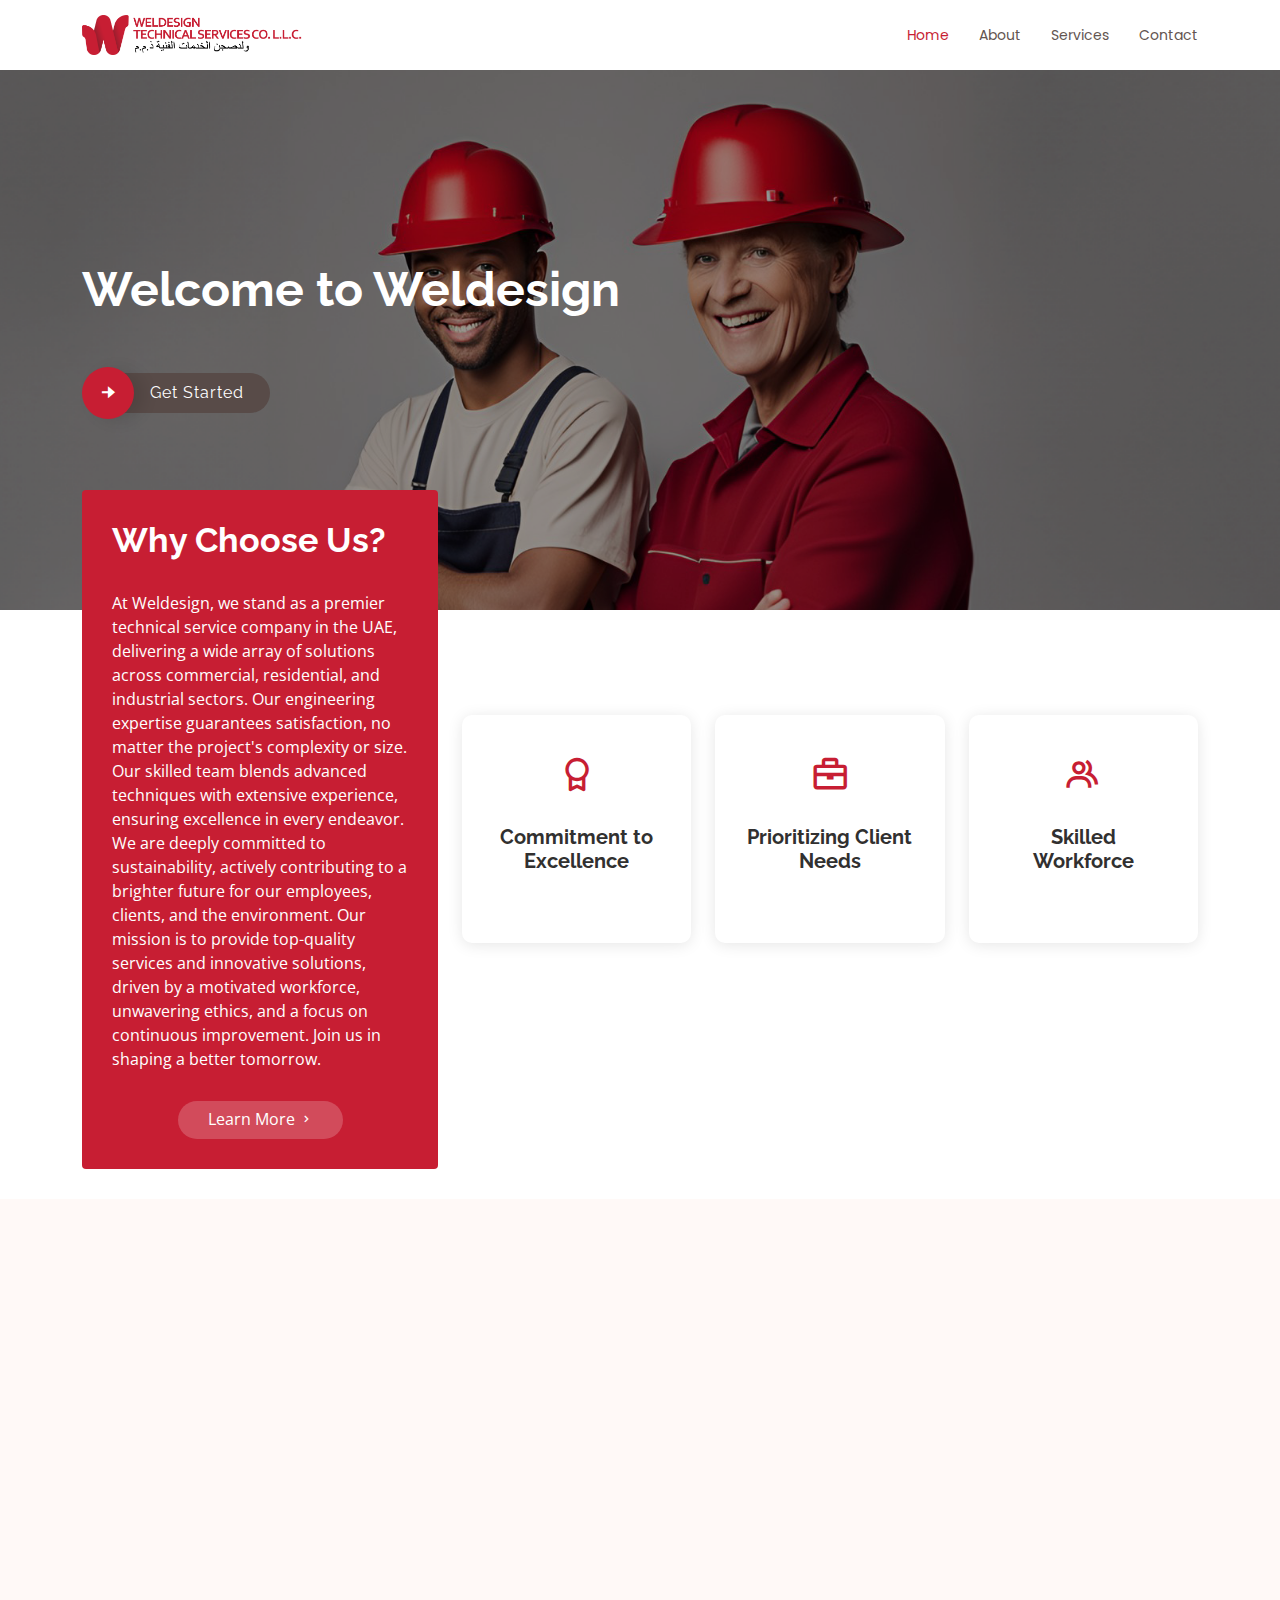
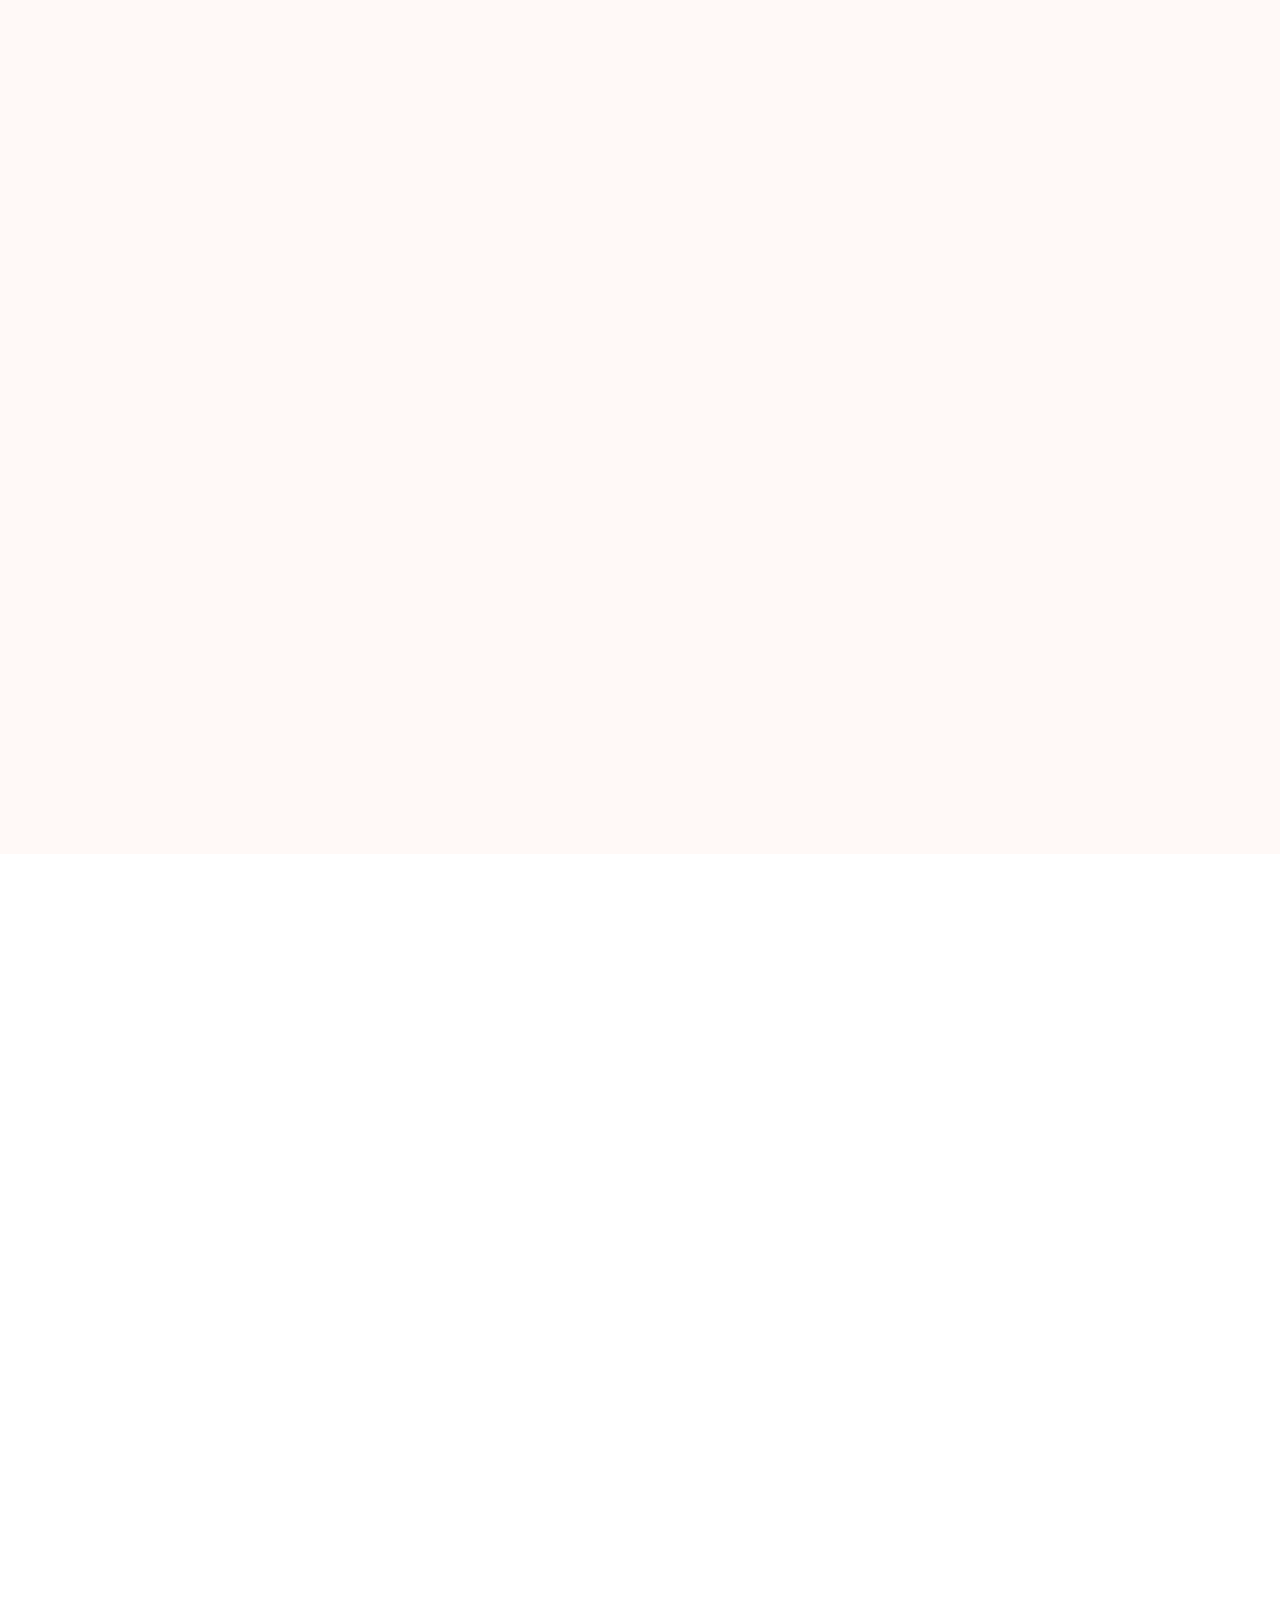
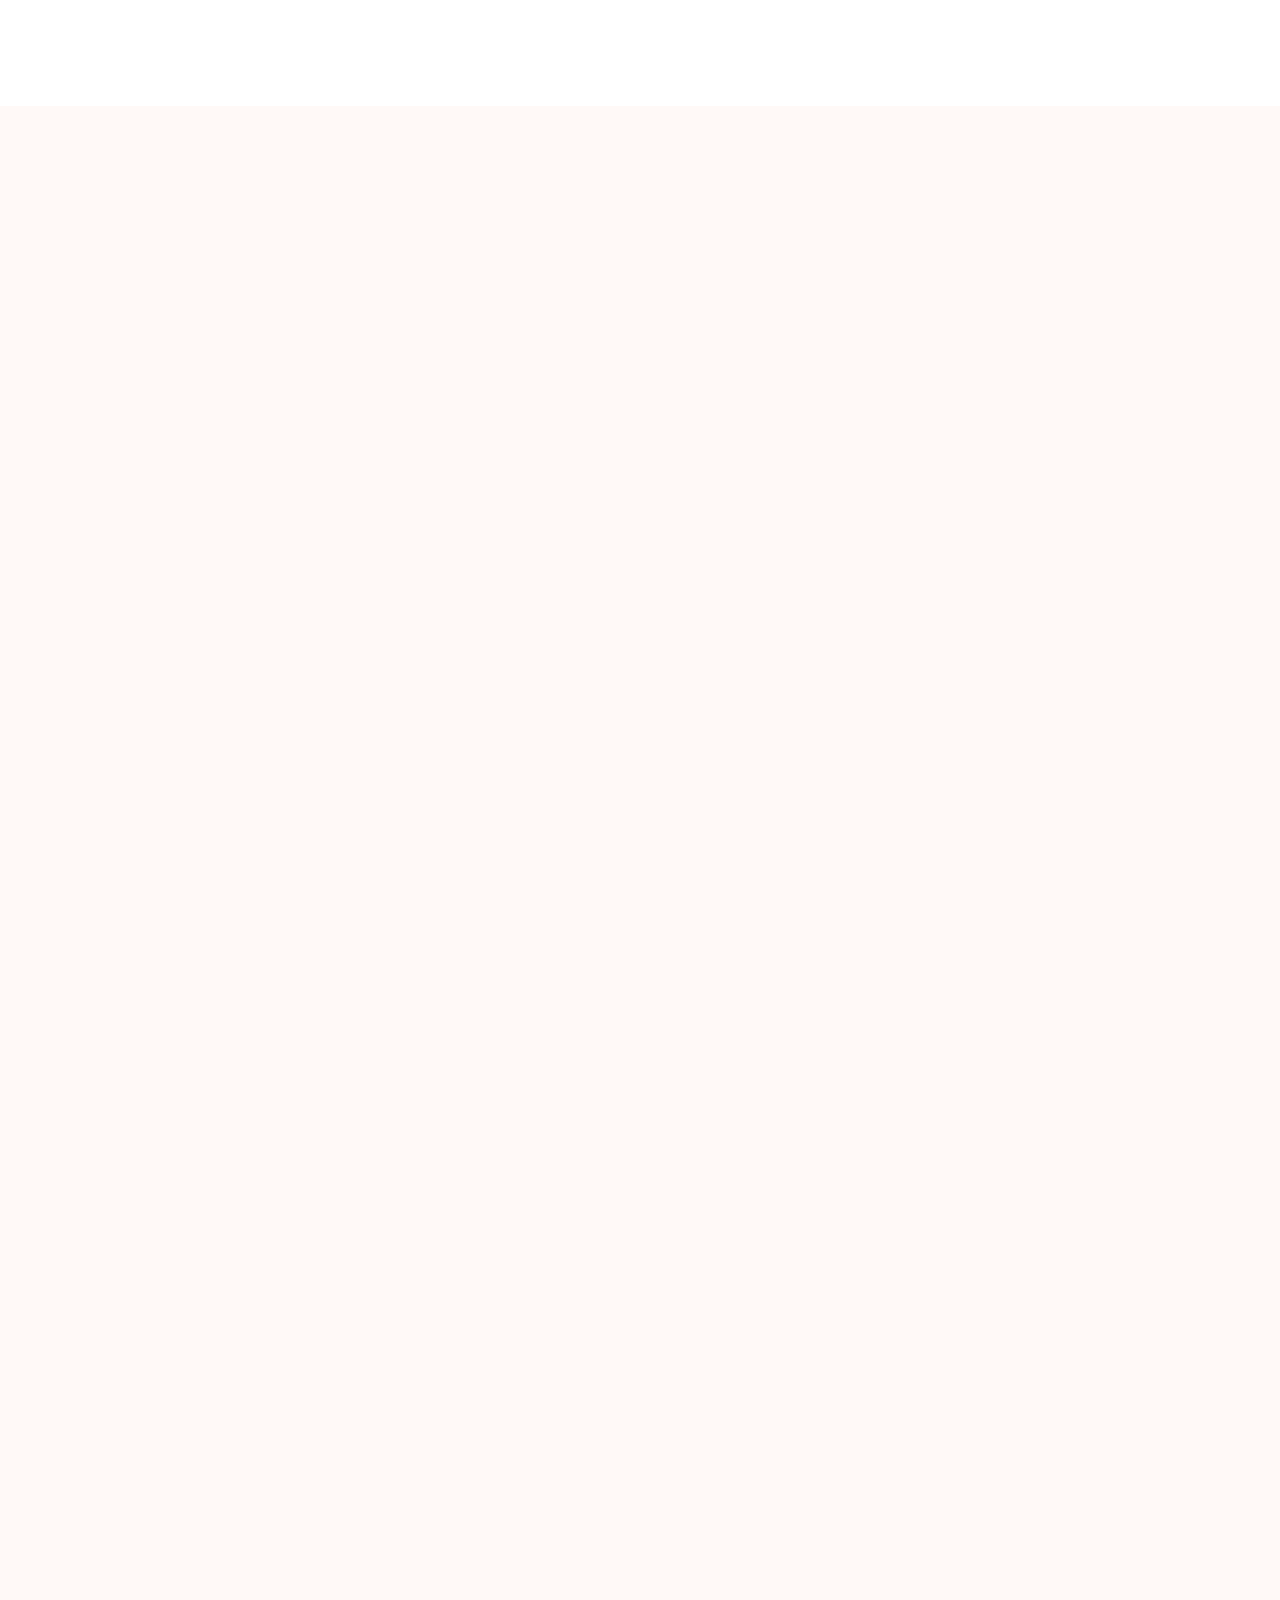
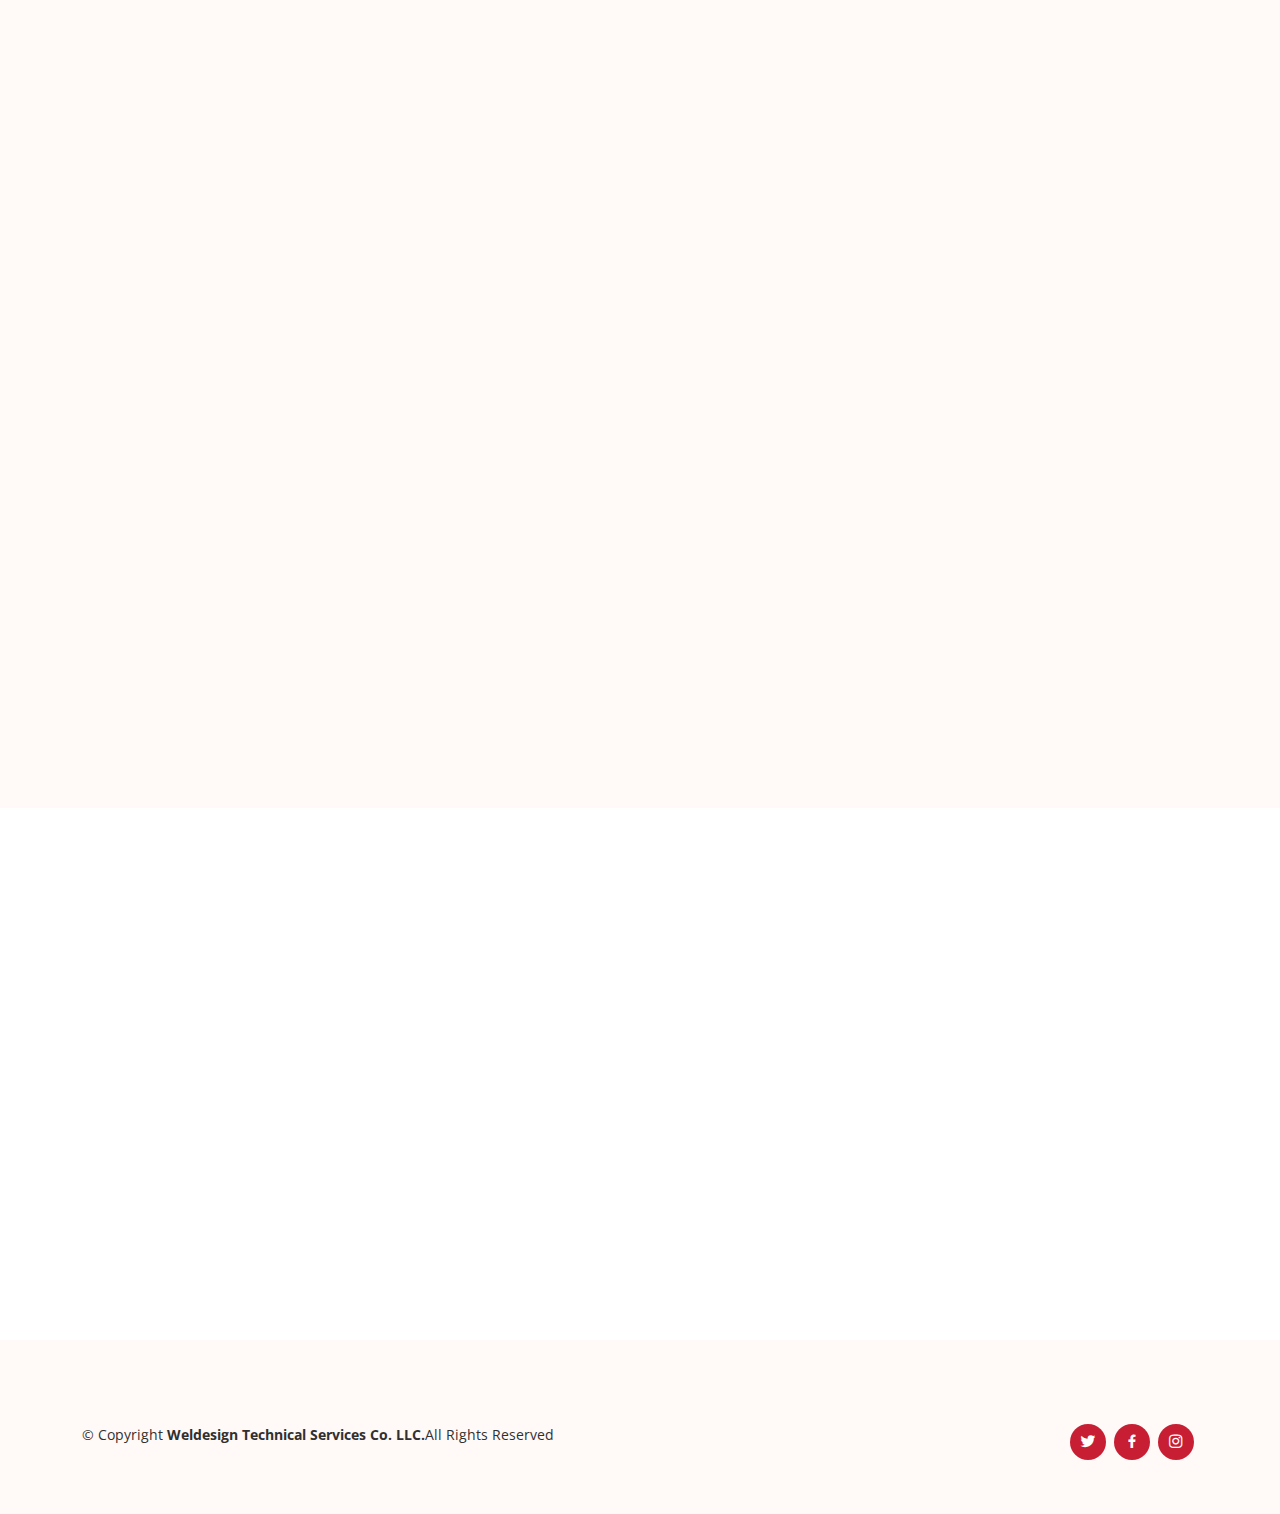
<file: index.html>
<!DOCTYPE html>
<html lang="en">

<head>
  <meta charset="utf-8">
  <meta content="width=device-width, initial-scale=1.0" name="viewport">

  <title>Weldesign L.L.C.</title>
  <meta content="" name="description">
  <meta content="" name="keywords">

  <!-- Favicons -->
  <link href="assets/img/favicon.png" rel="icon">
  <link href="assets/img/apple-touch-icon.png" rel="apple-touch-icon">

  <!-- Google Fonts -->
  <link href="https://fonts.googleapis.com/css?family=Open+Sans:300,300i,400,400i,600,600i,700,700i|Raleway:300,300i,400,400i,500,500i,600,600i,700,700i|Poppins:300,300i,400,400i,500,500i,600,600i,700,700i" rel="stylesheet">

  <!-- Vendor CSS Files -->
  <link href="assets/vendor/aos/aos.css" rel="stylesheet">
  <link href="assets/vendor/bootstrap/css/bootstrap.min.css" rel="stylesheet">
  <link href="assets/vendor/bootstrap-icons/bootstrap-icons.css" rel="stylesheet">
  <link href="assets/vendor/boxicons/css/boxicons.min.css" rel="stylesheet">
  <link href="assets/vendor/glightbox/css/glightbox.min.css" rel="stylesheet">
  <link href="assets/vendor/swiper/swiper-bundle.min.css" rel="stylesheet">

  <!-- Template Main CSS File -->
  <link href="assets/css/style.css" rel="stylesheet">


</head>

<body>



  <!-- ======= Header ======= -->
  <header id="header" class="d-flex align-items-center">
    <div class="container d-flex align-items-center justify-content-between">

      <div class="logo">
        <!--<h1><a href="index.html">Weldesign LLC</a></h1>-->
        <!-- Uncomment below if you prefer to use an image logo -->
       <a href="index.html"><img src="assets/img/logo.png" alt="" class="img-fluid"></a>
      </div>

      <nav id="navbar" class="navbar">
        <ul>
          <li><a class="nav-link scrollto active" href="index.html">Home</a></li>
          <li><a class="nav-link scrollto" href="about.html">About</a></li>
          <li><a class="nav-link scrollto" href="services.html">Services</a></li>
          
          
          <li><a class="nav-link scrollto" href="contact.html">Contact</a></li>
        </ul>
        <i class="bi bi-list mobile-nav-toggle"></i>
      </nav><!-- .navbar -->

    </div>
  </header><!-- End Header -->

  <!-- ======= Hero Section ======= -->
  <section id="hero" class="d-flex flex-column justify-content-center align-items-center">
    <div class="container" data-aos="fade-in">
      <h1>Welcome to Weldesign</h1>
      <h2></h2>
      <div class="d-flex align-items-center">
        <i class="bx bxs-right-arrow-alt get-started-icon"></i>
        <a href="#about" class="btn-get-started scrollto">Get Started</a>
      </div>
    </div>
  </section><!-- End Hero -->

  <main id="main">

    <!-- ======= Why Us Section ======= -->
    <section id="why-us" class="why-us">
      <div class="container">

        <div class="row">
          <div class="col-xl-4 col-lg-5" data-aos="fade-up">
            <div class="content">
              <h3>Why Choose Us?</h3>
              <p>
                At Weldesign, we stand as a premier technical service company in the UAE, delivering a wide array of solutions across commercial, residential, and industrial sectors. Our engineering expertise guarantees satisfaction, no matter the project's complexity or size. Our skilled team blends advanced techniques with extensive experience, ensuring excellence in every endeavor. We are deeply committed to sustainability, actively contributing to a brighter future for our employees, clients, and the environment. Our mission is to provide top-quality services and innovative solutions, driven by a motivated workforce, unwavering ethics, and a focus on continuous improvement. Join us in shaping a better tomorrow.
              </p>
              <div class="text-center">
                <a href="#about" class="more-btn">Learn More <i class="bx bx-chevron-right"></i></a>
              </div>
            </div>
          </div>
          <div class="col-xl-8 col-lg-7 d-flex">
            <div class="icon-boxes d-flex flex-column justify-content-center">
              <div class="row">
                <div class="col-xl-4 d-flex align-items-stretch" data-aos="fade-up" data-aos-delay="100">
                  <div class="icon-box mt-4 mt-xl-0">
                    <i class="bx bx-award"></i>
                    <h4>Commitment to Excellence</h4>
                   
                  </div>
                </div>
                <div class="col-xl-4 d-flex align-items-stretch" data-aos="fade-up" data-aos-delay="200">
                  <div class="icon-box mt-4 mt-xl-0">
                    <i class="bx bx-briefcase"></i>
                    <h4>Prioritizing Client Needs</h4>
                  </div>
                </div>
                <div class="col-xl-4 d-flex align-items-stretch" data-aos="fade-up" data-aos-delay="300">
                  <div class="icon-box mt-4 mt-xl-0">
                    <i class="bx bx-group"></i>
                    <h4>Skilled Workforce</h4>
                  </div>
                </div>
              </div>
            </div>
          </div>
        </div>

      </div>
    </section><!-- End Why Us Section -->

    <!-- ======= About Section ======= -->
    <section id="about" class="about section-bg">
      <div class="container">

        <div class="row">
          <div class="col-xl-5 col-lg-6 video-box d-flex justify-content-center align-items-stretch position-relative" data-aos="fade-right">
          
          </div>

          <div class="col-xl-7 col-lg-6 icon-boxes d-flex flex-column align-items-stretch justify-content-center py-5 px-lg-5">
            <h4 data-aos="fade-up">About us</h4>
            <h3 data-aos="fade-up">Weldesign is a technical service company that offers wide range of solutions all over the U.A.E.</h3>
            <p data-aos="fade-up">We are determined to serve commercial, residential and industrial sectors with our expertise in the field of engineering. We are committed to meeting each client's technical, cost and scheduling needs, regardless of the size or complexity of the job. Our skilled field personal and support staff combine the latest 
              techniques and technology with practical knowledge gained from years of experience 
              to ensure top quality and efficient service. We are passionate about sustainability and aim to transform our service by playing 
              an active role in building a sustainable future for our employees, customers, 
              community and future generations. We care about social, economical and 
              environmental wellbeing.</p>

            <div class="icon-box" data-aos="fade-up">
              <div class="icon"><i class="bx bxs-badge-check"></i></div>
              <h4 class="title"><a href="">Quality is our road to success.</a></h4>
              <p class="description">At Weldesign L.L.C quality is an intrinsic part of every activity. Our goal is to provide 
                highest level of construction services at competitive prices, and make sure they are 
                delivered on time, on schedule, and within budget.
                Our Quality control program is well planned and systematic, and ensure everything is fully 
                in accordance with engineering specifications, codes, and quality plan laid down by 
                specific projects. This is the methodically implemented across four stages – procurement 
                of materials, project execution, and inspection requirements</p>
            </div>

            <div class="icon-box" data-aos="fade-up" data-aos-delay="100">
              <div class="icon"><i class="bx bxs-hard-hat"></i></div>
              <h4 class="title"><a href="">The safe way is the right way.</a></h4>
              <p class="description">As en employer, it is our responsibility to train employees, provide safe workplace and 
                supervise employees to make sure they are working safely. We focus strongly on 
                preventive safety practices, and have formulated strict safety standards. These are applied 
                as broadly as possible to all managers, supervisors, staff, contractors and visitors without 
                exception. But safety has to be everyone’s responsibility if we want ti achieve zero injuries. 
                So all our employers are made responsible for any unsafe behavior, and warned and even 
                disciplined if they are found working unsafely. In this sense, safety is not just instructions, 
                but also about managing company wide change to safe behavior.</p>
            </div>

            

          </div>
        </div>

      </div>
    </section><!-- End About Section -->

  

    

    <!-- ======= Values Section ======= -->
    <section id="values" class="values">
      <div class="container">

        <div class="row">
          <div class="col-md-6 d-flex align-items-stretch" data-aos="fade-up">
            <div class="card" style="background-image: url(assets/img/values-1.jpg);">
              <div class="card-body">
                <h5 class="card-title"><a href="">Our Mission</a></h5>
                <p class="card-text">To provide high-quality services and solutions to the customers while utilizing innovative technologies within an environment of motivated employees, focused on continuous improvement, highest industry standards, work 
                  ethics and corporate citizenship, leading to added value.</p>
                
              </div>
            </div>
          </div>
          <div class="col-md-6 d-flex align-items-stretch mt-4 mt-md-0" data-aos="fade-up" data-aos-delay="100">
            <div class="card" style="background-image: url(assets/img/values-2.jpg);">
              <div class="card-body">
                <h5 class="card-title"><a href="">Our Vision</a></h5>
                <p class="card-text">To be the most reliable and innovative technical services and solution provider in the U.A.E.</p>
                
              </div>
            </div>

          

      </div>
    </section><!-- End Values Section -->

    
  <!-- ======= Clients Section ======= -->
  <section id="clients" class="clients">
    <div class="container" data-aos="fade-up">
      <div class="section-title">
        <h2 data-aos="fade-up">Our Clients</h2>
       
          </p>
      </div>
      <div class="clients-slider swiper">
        <div class="swiper-wrapper align-items-center">
          <div class="swiper-slide"><img src="assets/img/clients/client-1.png" class="img-fluid" alt=""></div>
          <div class="swiper-slide"><img src="assets/img/clients/client-2.png" class="img-fluid" alt=""></div>
          <div class="swiper-slide"><img src="assets/img/clients/client-3.png" class="img-fluid" alt=""></div>
          <div class="swiper-slide"><img src="assets/img/clients/client-4.png" class="img-fluid" alt=""></div>
          <div class="swiper-slide"><img src="assets/img/clients/client-5.png" class="img-fluid" alt=""></div>
          <div class="swiper-slide"><img src="assets/img/clients/client-6.png" class="img-fluid" alt=""></div>
          <div class="swiper-slide"><img src="assets/img/clients/client-7.png" class="img-fluid" alt=""></div>
          <div class="swiper-slide"><img src="assets/img/clients/client-8.png" class="img-fluid" alt=""></div>
          <div class="swiper-slide"><img src="assets/img/clients/client-9.png" class="img-fluid" alt=""></div>
        </div>
        <div class="swiper-pagination"></div>
      </div>

    </div>
  </section><!-- End Clients Section -->
   

    <!-- ======= Services Section ======= -->
    <section id="services" class="team section-bg">
      <div class="container">

        <div class="section-title">
          <h2 data-aos="fade-up">Our Services</h2>
          <p data-aos="fade-up">Weldesign 
            helps you to 
            deliver these 
            services in different 
            sectors such as medical applications, food processing, energy, 
            construction,architecture, and transportation.
            </p>
        </div>

        <div class="row">

          <div class="col-lg-3 col-md-6 d-flex align-items-stretch" data-aos="fade-up">
            <div class="member">
              <div class="member-img">
                <img src=" assets/img/serv/serv-1.jpg" class="img-fluid" alt="">
                 
              </div>
              <div class="member-info">
                <h4>HVAC Maintenance & Reparing Works</h4>
                <span>We do installing,maintaining and repairing ventilation and air conditioning systems and equipment.
                  Identifying maintenance risks on equipment. Diagnosing electrical and mechanical faults for HVAC systems. Cleaning, adjusting and repairing systems, and performing warranty services. .</span>
              </div>
            </div>
          </div>

          <div class="col-lg-3 col-md-6 d-flex align-items-stretch" data-aos="fade-up" data-aos-delay="100">
            <div class="member">
              <div class="member-img">
                <img src=" assets/img/serv/serv-2.jpg" class="img-fluid" alt="">
                 
              </div>
              <div class="member-info">
                <h4>Plumbing Maintenance & Repairing Works</h4>
                <span>We install and repair pipes and fixtures that carry water, gas, or other fluids in homes and businesses. We also maintain plumbing fixtures like bathtubs, toilets, and appliances.
                </span>
              </div>
            </div>
          </div>

          <div class="col-lg-3 col-md-6 d-flex align-items-stretch" data-aos="fade-up" data-aos-delay="200">
            <div class="member">
              <div class="member-img">
                <img src=" assets/img/serv/serv-3.jpg" class="img-fluid" alt="">
                 
              </div>
              <div class="member-info">
                <h4>Electrical Maintenance & Repairing Works</h4>
                <span>We do inspection testing, testing, repairing, installing, and modifying electical components and systems.
                  Electicians' general work at homes, businesses, and construction sites, and generally work as contractors.
                </span>
              </div>
            </div>
          </div>

          <div class="col-lg-3 col-md-6 d-flex align-items-stretch" data-aos="fade-up" data-aos-delay="300">
            <div class="member">
              <div class="member-img">
                <img src=" assets/img/serv/serv-4.jpg" class="img-fluid" alt="">
                 
              </div>
              <div class="member-info">
                <h4>Fabrication Works</h4>
                <span>We use semi-furnished or raw materials to make something from start to finish, as opposed to simply assembling it. This work is typically completed by a fabrication shop (or fab shop) that will bid on the contract for the job based on engineering drawings and specifications.</span>
              </div>
            </div>
          </div>
          <div class="col-lg-3 col-md-6 d-flex align-items-stretch" data-aos="fade-up" data-aos-delay="300">
            <div class="member">
              <div class="member-img">
                <img src=" assets/img/serv/serv-5.jpg" class="img-fluid" alt="">
                 
              </div>
              <div class="member-info">
                <h4>Indoor & Outdoor Ceiling & Wall Painting Works</h4>
                <span>We handle a broad range of property maintenance projects related to painting floors, ceilings, buildings, and walls and may also participate in bidding and managing these projects.</span>
              </div>
            </div>
          </div>
          <div class="col-lg-3 col-md-6 d-flex align-items-stretch" data-aos="fade-up" data-aos-delay="300">
            <div class="member">
              <div class="member-img">
                <img src=" assets/img/serv/serv-6.jpg" class="img-fluid" alt="">
                 
              </div>
              <div class="member-info">
                <h4>Commercial & Residential Villas Painting</h4>
                <span>Interior and exterior painting of commercial and residential buildings with an understanding of substrate requirements and local environmental conditions, coupled with skilful surface preparation and proper coating selections. </span>
              </div>
            </div>
          </div>
          <div class="col-lg-3 col-md-6 d-flex align-items-stretch" data-aos="fade-up" data-aos-delay="300">
            <div class="member">
              <div class="member-img">
                <img src=" assets/img/serv/serv-7.jpg" class="img-fluid" alt="">
                 
              </div>
              <div class="member-info">
                <h4>Epoxy & Surface Painting</h4>
                <span>Applying and repairing epoxy floor coatings for commercial buildings with extended durability in mind. Also offers surface painting to prolong metal life and facilitate the restoration process. Surface treatment, primer selection, and color choices through consultative process.</span>
              </div>
            </div>
          </div>
          <div class="col-lg-3 col-md-6 d-flex align-items-stretch" data-aos="fade-up" data-aos-delay="300">
            <div class="member">
              <div class="member-img">
                <img src=" assets/img/serv/serv-8.jpg" class="img-fluid" alt="">
                 
              </div>
              <div class="member-info">
                <h4>Waterproofing Service</h4>
                <span>Protecting buildings against water penetration and damages caused by moisture seeping through walls and roofs. Preventing water stains along with mildew and mold growth .</span>
              </div>
            </div>
          </div>
          <div class="col-lg-3 col-md-6 d-flex align-items-stretch" data-aos="fade-up" data-aos-delay="300">
            <div class="member">
              <div class="member-img">
                <img src=" assets/img/serv/serv-9.jpg" class="img-fluid" alt="">
                 
              </div>
              <div class="member-info">
                <h4>Carpentry Works</h4>
                <span>We provide comprehensive Carpentry Works, crafting a diverse range of structures and items using wood and related materials. Our skilled carpenters excel in measuring, cutting, shaping, and assembling wood pieces to create furniture, cabinets, doors, windows, and entire buildings. With precision and proficiency, we utilize both hand tools and power tools to ensure precise fit and functionality. Our carpentry services extend to residential, commercial, and industrial projects, enhancing spaces through innovative designs and expert craftsmanship.</span>
              </div>
            </div>
          </div>
          <div class="col-lg-3 col-md-6 d-flex align-items-stretch" data-aos="fade-up" data-aos-delay="300">
            <div class="member">
              <div class="member-img">
                <img src=" assets/img/serv/serv-10.jpg" class="img-fluid" alt="">
                 
              </div>
              <div class="member-info">
                <h4>Gypsum Works</h4>
                <span>We utilize gypsum-based materials to transform interiors with finesse. Our experts excel in the installation and finishing of gypsum boards, ensuring smooth and durable surfaces on walls and ceilings. From fixing boards to framing to seamlessly taping and jointing seams, we deliver impeccable results. Our proficiency also extends to crafting decorative elements like cornices, moldings, and textured surfaces, adding elegance to indoor spaces. With a focus on enhancing aesthetics and functionality, our Gypsum Works enrich residential, commercial, and institutional environments.</span>
              </div>
            </div>
          </div>
        </div>

      </div>
    </section><!-- End Team Section -->

    

    <!-- ======= Contact Section ======= -->
    <section id="contact" class="contact">
      <div class="container">

        <div class="section-title">
          <h2 data-aos="fade-up">Contact Us</h2>
          <p data-aos="fade-up">We'd love to hear from you! If you have any questions, inquiries, or need more information about our metal fabrication services, please don't hesitate to contact us. Our team of experts is ready to assist you.</p>
        </div>

        <div class="row justify-content-center">


          <div class="col-xl-3 col-lg-4 mt-4" data-aos="fade-up" data-aos-delay="200">
            <div class="info-box">
              <i class="bx bx-phone-call"></i>
              <h3>Contact</p></h3>
              <br>Tel: +971 4 359 3199<br></p>
                Fax: +971 4 359 3154<br></p>
                Mob: +971 58 655 0701&nbsp;&nbsp;&nbsp;&nbsp;&nbsp;&nbsp;&nbsp;&nbsp;&nbsp;&nbsp;</p>
                E-mail: info@weldesignuae.com<br>&nbsp;</p>
            </div>
          </div>
          <div class="col-xl-3 col-lg-4 mt-4" data-aos="fade-up">
            <div class="info-box">
              <i class="bx bx-map"></i>
              <h3>Address</p></h3>
              <br>Industrial Area 2,<br> Shed 07 Al Khawaneej&nbsp;&nbsp;&nbsp;&nbsp;<br>
                P.O Box: 50819,  Dubai - U.A.E&nbsp;&nbsp;&nbsp;&nbsp;<br><br><br></p>
            </div>
          </div>

          
          
        </div>

        

      </div>
    </section><!-- End Contact Section -->

  </main><!-- End #main -->

  <!-- ======= Footer ======= -->
  <footer id="footer">

    <div class="footer-top">
      <div class="container">
        <div class="row">

       

    <div class="container d-lg-flex py-4">

      <div class="me-lg-auto text-center text-lg-start">
        <div class="copyright">
          &copy; Copyright <strong><span>Weldesign Technical Services Co. LLC.</span></strong>All Rights Reserved
        </div>
        
      </div>
      <div class="social-links text-center text-lg-right pt-3 pt-lg-0">
        <a href="https://twitter.com/weldesignuae" class="twitter"><i class="bx bxl-twitter"></i></a>
        <a href="https://fb.com/weldesignuae" class="facebook"><i class="bx bxl-facebook"></i></a>
        <a href="https://instagram.com/weldesignuae" class="instagram"><i class="bx bxl-instagram"></i></a>
        
      </div>
    </div>
  </footer><!-- End Footer -->

  <a href="#" class="back-to-top d-flex align-items-center justify-content-center"><i class="bi bi-arrow-up-short"></i></a>

  <!-- Vendor JS Files -->
  <script src="assets/vendor/aos/aos.js"></script>
  <script src="assets/vendor/bootstrap/js/bootstrap.bundle.min.js"></script>
  <script src="assets/vendor/glightbox/js/glightbox.min.js"></script>
  <script src="assets/vendor/isotope-layout/isotope.pkgd.min.js"></script>
  <script src="assets/vendor/swiper/swiper-bundle.min.js"></script>
  <script src="assets/vendor/php-email-form/validate.js"></script>

  <!-- Template Main JS File -->
  <script src="assets/js/main.js"></script>

</body>

</html>
</file>
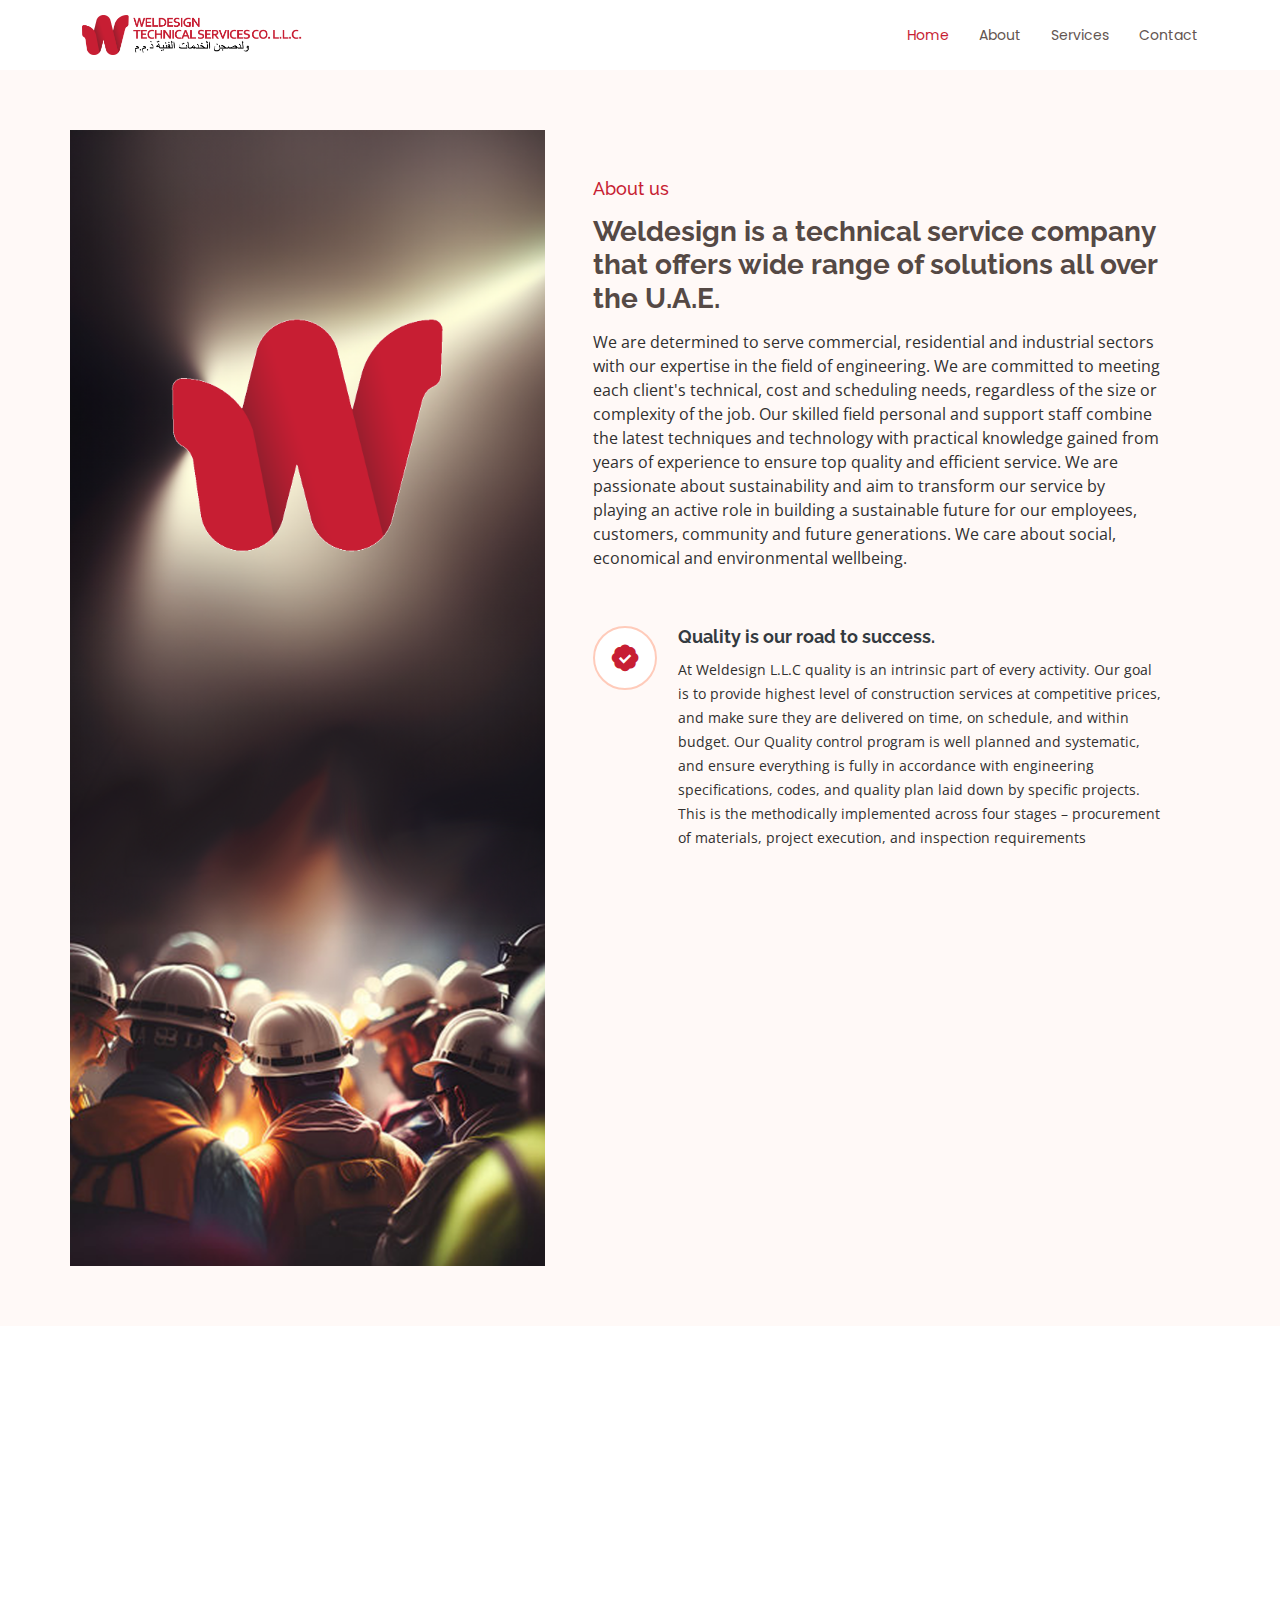
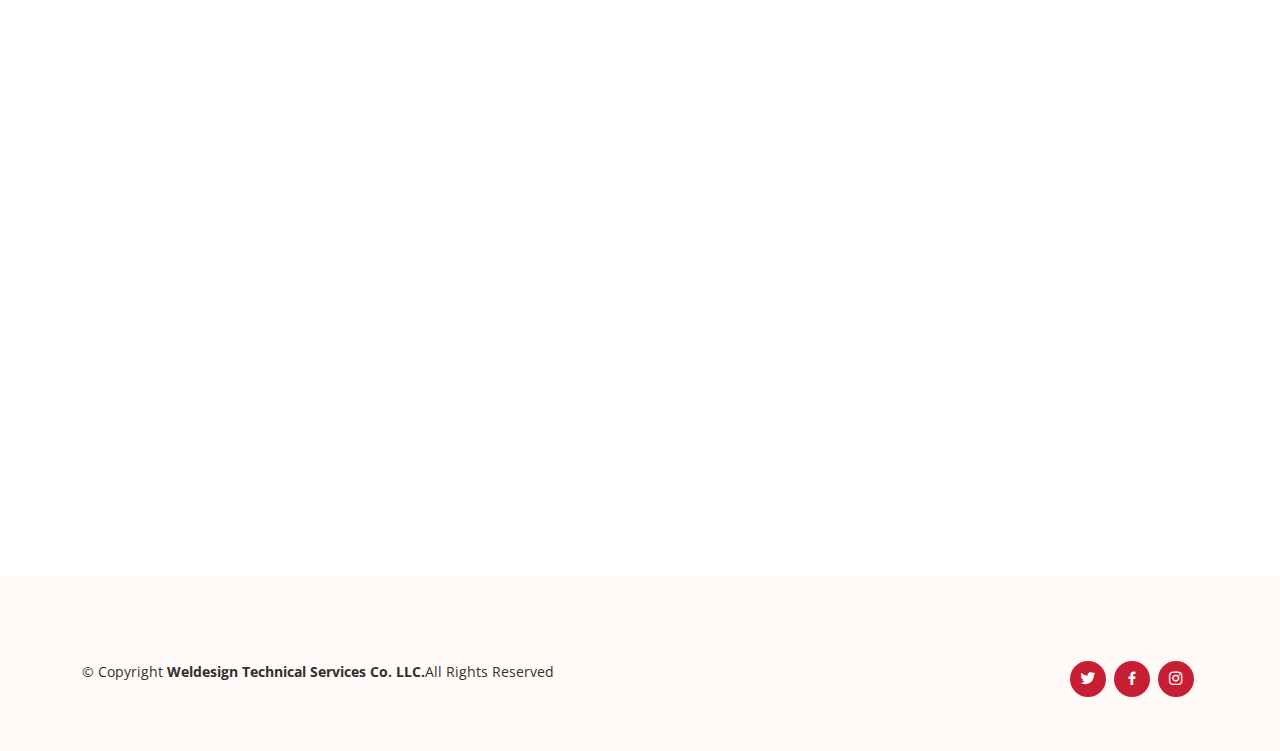
<file: about.html>
<!DOCTYPE html>
<html lang="en">

<head>
  <meta charset="utf-8">
  <meta content="width=device-width, initial-scale=1.0" name="viewport">

  <title>Weldesign L.L.C.</title>
  <meta content="" name="description">
  <meta content="" name="keywords">

  <!-- Favicons -->
  <link href="assets/img/favicon.png" rel="icon">
  <link href="assets/img/apple-touch-icon.png" rel="apple-touch-icon">

  <!-- Google Fonts -->
  <link href="https://fonts.googleapis.com/css?family=Open+Sans:300,300i,400,400i,600,600i,700,700i|Raleway:300,300i,400,400i,500,500i,600,600i,700,700i|Poppins:300,300i,400,400i,500,500i,600,600i,700,700i" rel="stylesheet">

  <!-- Vendor CSS Files -->
  <link href="assets/vendor/aos/aos.css" rel="stylesheet">
  <link href="assets/vendor/bootstrap/css/bootstrap.min.css" rel="stylesheet">
  <link href="assets/vendor/bootstrap-icons/bootstrap-icons.css" rel="stylesheet">
  <link href="assets/vendor/boxicons/css/boxicons.min.css" rel="stylesheet">
  <link href="assets/vendor/glightbox/css/glightbox.min.css" rel="stylesheet">
  <link href="assets/vendor/swiper/swiper-bundle.min.css" rel="stylesheet">

  <!-- Template Main CSS File -->
  <link href="assets/css/style.css" rel="stylesheet">


</head>

<body>



  <!-- ======= Header ======= -->
  <header id="header" class="d-flex align-items-center">
    <div class="container d-flex align-items-center justify-content-between">

      <div class="logo">
        <!--<h1><a href="index.html">Weldesign LLC</a></h1>-->
        <!-- Uncomment below if you prefer to use an image logo -->
       <a href="index.html"><img src="assets/img/logo.png" alt="" class="img-fluid"></a>
      </div>

      <nav id="navbar" class="navbar">
        <ul>
          <li><a class="nav-link scrollto active" href="index.html">Home</a></li>
          <li><a class="nav-link scrollto" href="about.html">About</a></li>
          <li><a class="nav-link scrollto" href="services.html">Services</a></li>
          
          
          <li><a class="nav-link scrollto" href="contact.html">Contact</a></li>
        </ul>
        <i class="bi bi-list mobile-nav-toggle"></i>
      </nav><!-- .navbar -->

    </div>
  </header><!-- End Header -->



    <!-- ======= About Section ======= -->
    <section id="about" class="about section-bg">
      <div class="container">

        <div class="row">
          <div class="col-xl-5 col-lg-6 video-box d-flex justify-content-center align-items-stretch position-relative" data-aos="fade-right">
          
          </div>

          <div class="col-xl-7 col-lg-6 icon-boxes d-flex flex-column align-items-stretch justify-content-center py-5 px-lg-5">
            <h4 data-aos="fade-up">About us</h4>
            <h3 data-aos="fade-up">Weldesign is a technical service company that offers wide range of solutions all over the U.A.E.</h3>
            <p data-aos="fade-up">We are determined to serve commercial, residential and industrial sectors with our expertise in the field of engineering. We are committed to meeting each client's technical, cost and scheduling needs, regardless of the size or complexity of the job. Our skilled field personal and support staff combine the latest 
              techniques and technology with practical knowledge gained from years of experience 
              to ensure top quality and efficient service. We are passionate about sustainability and aim to transform our service by playing 
              an active role in building a sustainable future for our employees, customers, 
              community and future generations. We care about social, economical and 
              environmental wellbeing.</p>

            <div class="icon-box" data-aos="fade-up">
              <div class="icon"><i class="bx bxs-badge-check"></i></div>
              <h4 class="title"><a href="">Quality is our road to success.</a></h4>
              <p class="description">At Weldesign L.L.C quality is an intrinsic part of every activity. Our goal is to provide 
                highest level of construction services at competitive prices, and make sure they are 
                delivered on time, on schedule, and within budget.
                Our Quality control program is well planned and systematic, and ensure everything is fully 
                in accordance with engineering specifications, codes, and quality plan laid down by 
                specific projects. This is the methodically implemented across four stages – procurement 
                of materials, project execution, and inspection requirements</p>
            </div>

            <div class="icon-box" data-aos="fade-up" data-aos-delay="100">
              <div class="icon"><i class="bx bxs-hard-hat"></i></div>
              <h4 class="title"><a href="">The safe way is the right way.</a></h4>
              <p class="description">As en employer, it is our responsibility to train employees, provide safe workplace and 
                supervise employees to make sure they are working safely. We focus strongly on 
                preventive safety practices, and have formulated strict safety standards. These are applied 
                as broadly as possible to all managers, supervisors, staff, contractors and visitors without 
                exception. But safety has to be everyone’s responsibility if we want ti achieve zero injuries. 
                So all our employers are made responsible for any unsafe behavior, and warned and even 
                disciplined if they are found working unsafely. In this sense, safety is not just instructions, 
                but also about managing company wide change to safe behavior.</p>
            </div>

            

          </div>
        </div>

      </div>
    </section><!-- End About Section -->

  

    

    <!-- ======= Values Section ======= -->
    <section id="values" class="values">
      <div class="container">

        <div class="row">
          <div class="col-md-6 d-flex align-items-stretch" data-aos="fade-up">
            <div class="card" style="background-image: url(assets/img/values-1.jpg);">
              <div class="card-body">
                <h5 class="card-title"><a href="">Our Mission</a></h5>
                <p class="card-text">To provide high-quality services and solutions to the customers while utilizing innovative technologies within an environment of motivated employees, focused on continuous improvement, highest industry standards, work 
                  ethics and corporate citizenship, leading to added value.</p>
                
              </div>
            </div>
          </div>
          <div class="col-md-6 d-flex align-items-stretch mt-4 mt-md-0" data-aos="fade-up" data-aos-delay="100">
            <div class="card" style="background-image: url(assets/img/values-2.jpg);">
              <div class="card-body">
                <h5 class="card-title"><a href="">Our Vision</a></h5>
                <p class="card-text">To be the most reliable and innovative technical services and solution provider in the U.A.E.</p>
                
              </div>
            </div>

          

      </div>
    </section><!-- End Values Section -->

    
  <!-- ======= Clients Section ======= -->
  <section id="clients" class="clients">
    <div class="container" data-aos="fade-up">
      <div class="section-title">
        <h2 data-aos="fade-up">Our Clients</h2>
       
          </p>
      </div>
      <div class="clients-slider swiper">
        <div class="swiper-wrapper align-items-center">
          <div class="swiper-slide"><img src="assets/img/clients/client-1.png" class="img-fluid" alt=""></div>
          <div class="swiper-slide"><img src="assets/img/clients/client-2.png" class="img-fluid" alt=""></div>
          <div class="swiper-slide"><img src="assets/img/clients/client-3.png" class="img-fluid" alt=""></div>
          <div class="swiper-slide"><img src="assets/img/clients/client-4.png" class="img-fluid" alt=""></div>
          <div class="swiper-slide"><img src="assets/img/clients/client-5.png" class="img-fluid" alt=""></div>
          <div class="swiper-slide"><img src="assets/img/clients/client-6.png" class="img-fluid" alt=""></div>
          <div class="swiper-slide"><img src="assets/img/clients/client-7.png" class="img-fluid" alt=""></div>
          <div class="swiper-slide"><img src="assets/img/clients/client-8.png" class="img-fluid" alt=""></div>
          <div class="swiper-slide"><img src="assets/img/clients/client-9.png" class="img-fluid" alt=""></div>
        </div>
        <div class="swiper-pagination"></div>
      </div>

    </div>
  </section><!-- End Clients Section -->
   

    

  </main><!-- End #main -->

  <!-- ======= Footer ======= -->
  <footer id="footer">

    <div class="footer-top">
      <div class="container">
        <div class="row">

       

    <div class="container d-lg-flex py-4">

      <div class="me-lg-auto text-center text-lg-start">
        <div class="copyright">
          &copy; Copyright <strong><span>Weldesign Technical Services Co. LLC.</span></strong>All Rights Reserved
        </div>
        
      </div>
      <div class="social-links text-center text-lg-right pt-3 pt-lg-0">
        <a href="https://twitter.com/weldesignuae" class="twitter"><i class="bx bxl-twitter"></i></a>
        <a href="https://fb.com/weldesignuae" class="facebook"><i class="bx bxl-facebook"></i></a>
        <a href="https://instagram.com/weldesignuae" class="instagram"><i class="bx bxl-instagram"></i></a>
       
      </div>
    </div>
  </footer><!-- End Footer -->

  <a href="#" class="back-to-top d-flex align-items-center justify-content-center"><i class="bi bi-arrow-up-short"></i></a>

  <!-- Vendor JS Files -->
  <script src="assets/vendor/aos/aos.js"></script>
  <script src="assets/vendor/bootstrap/js/bootstrap.bundle.min.js"></script>
  <script src="assets/vendor/glightbox/js/glightbox.min.js"></script>
  <script src="assets/vendor/isotope-layout/isotope.pkgd.min.js"></script>
  <script src="assets/vendor/swiper/swiper-bundle.min.js"></script>
  <script src="assets/vendor/php-email-form/validate.js"></script>

  <!-- Template Main JS File -->
  <script src="assets/js/main.js"></script>

</body>

</html>
</file>
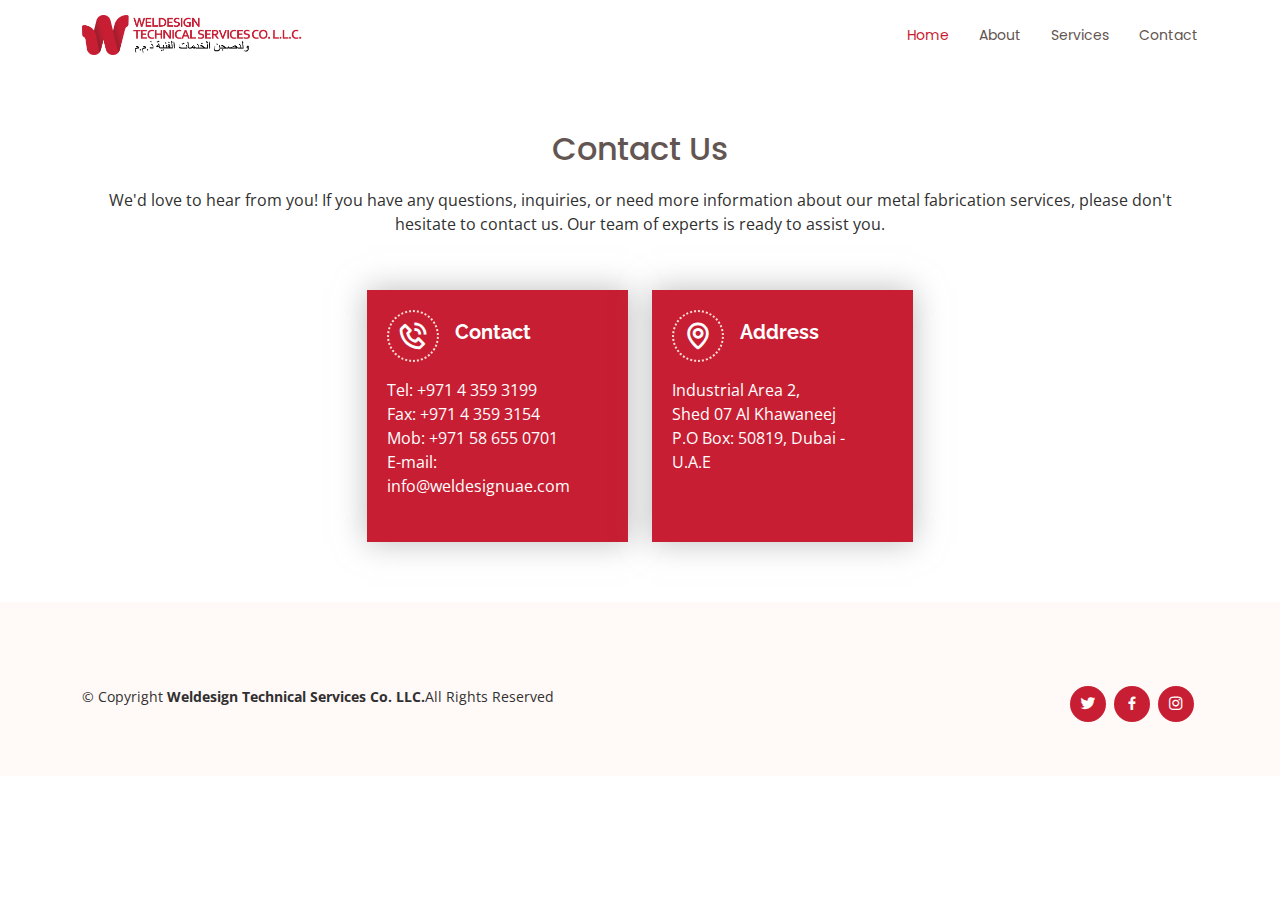
<file: contact.html>
<!DOCTYPE html>
<html lang="en">

<head>
  <meta charset="utf-8">
  <meta content="width=device-width, initial-scale=1.0" name="viewport">

  <title>Weldesign L.L.C.</title>
  <meta content="" name="description">
  <meta content="" name="keywords">

  <!-- Favicons -->
  <link href="assets/img/favicon.png" rel="icon">
  <link href="assets/img/apple-touch-icon.png" rel="apple-touch-icon">

  <!-- Google Fonts -->
  <link href="https://fonts.googleapis.com/css?family=Open+Sans:300,300i,400,400i,600,600i,700,700i|Raleway:300,300i,400,400i,500,500i,600,600i,700,700i|Poppins:300,300i,400,400i,500,500i,600,600i,700,700i" rel="stylesheet">

  <!-- Vendor CSS Files -->
  <link href="assets/vendor/aos/aos.css" rel="stylesheet">
  <link href="assets/vendor/bootstrap/css/bootstrap.min.css" rel="stylesheet">
  <link href="assets/vendor/bootstrap-icons/bootstrap-icons.css" rel="stylesheet">
  <link href="assets/vendor/boxicons/css/boxicons.min.css" rel="stylesheet">
  <link href="assets/vendor/glightbox/css/glightbox.min.css" rel="stylesheet">
  <link href="assets/vendor/swiper/swiper-bundle.min.css" rel="stylesheet">

  <!-- Template Main CSS File -->
  <link href="assets/css/style.css" rel="stylesheet">


</head>

<body>



  <!-- ======= Header ======= -->
  <header id="header" class="d-flex align-items-center">
    <div class="container d-flex align-items-center justify-content-between">

      <div class="logo">
        <!--<h1><a href="index.html">Weldesign LLC</a></h1>-->
        <!-- Uncomment below if you prefer to use an image logo -->
       <a href="index.html"><img src="assets/img/logo.png" alt="" class="img-fluid"></a>
      </div>

      <nav id="navbar" class="navbar">
        <ul>
          <li><a class="nav-link scrollto active" href="index.html">Home</a></li>
          <li><a class="nav-link scrollto" href="about.html">About</a></li>
          <li><a class="nav-link scrollto" href="services.html">Services</a></li>
          
          
          <li><a class="nav-link scrollto" href="contact.html">Contact</a></li>
        </ul>
        <i class="bi bi-list mobile-nav-toggle"></i>
      </nav><!-- .navbar -->

    </div>
  </header><!-- End Header -->

  

    

    <!-- ======= Contact Section ======= -->
    <section id="contact" class="contact">
      <div class="container">

        <div class="section-title">
          <h2 data-aos="fade-up">Contact Us</h2>
          <p data-aos="fade-up">We'd love to hear from you! If you have any questions, inquiries, or need more information about our metal fabrication services, please don't hesitate to contact us. Our team of experts is ready to assist you.</p>
        </div>

        <div class="row justify-content-center">


          <div class="col-xl-3 col-lg-4 mt-4" data-aos="fade-up" data-aos-delay="200">
            <div class="info-box">
              <i class="bx bx-phone-call"></i>
              <h3>Contact</p></h3>
              <br>Tel: +971 4 359 3199<br></p>
                Fax: +971 4 359 3154<br></p>
                Mob: +971 58 655 0701&nbsp;&nbsp;&nbsp;&nbsp;&nbsp;&nbsp;&nbsp;&nbsp;&nbsp;&nbsp;</p>
                E-mail: info@weldesignuae.com<br>&nbsp;</p>
            </div>
          </div>
          <div class="col-xl-3 col-lg-4 mt-4" data-aos="fade-up">
            <div class="info-box">
              <i class="bx bx-map"></i>
              <h3>Address</p></h3>
              <br>Industrial Area 2,<br> Shed 07 Al Khawaneej&nbsp;&nbsp;&nbsp;&nbsp;<br>
                P.O Box: 50819,  Dubai - U.A.E&nbsp;&nbsp;&nbsp;&nbsp;<br><br><br></p>
            </div>
          </div>

          
          
        </div>

        

      </div>
    </section>
    <!-- End Contact Section -->

  </main><!-- End #main -->

  <!-- ======= Footer ======= -->
  <footer id="footer">

    <div class="footer-top">
      <div class="container">
        <div class="row">

       

    <div class="container d-lg-flex py-4">

      <div class="me-lg-auto text-center text-lg-start">
        <div class="copyright">
          &copy; Copyright <strong><span>Weldesign Technical Services Co. LLC.</span></strong>All Rights Reserved
        </div>
        
      </div>
      <div class="social-links text-center text-lg-right pt-3 pt-lg-0">
        <a href="https://twitter.com/weldesignuae" class="twitter"><i class="bx bxl-twitter"></i></a>
        <a href="https://fb.com/weldesignuae" class="facebook"><i class="bx bxl-facebook"></i></a>
        <a href="https://instagram.com/weldesignuae" class="instagram"><i class="bx bxl-instagram"></i></a>
       
      </div>
    </div>
  </footer><!-- End Footer -->

  <a href="#" class="back-to-top d-flex align-items-center justify-content-center"><i class="bi bi-arrow-up-short"></i></a>

  <!-- Vendor JS Files -->
  <script src="assets/vendor/aos/aos.js"></script>
  <script src="assets/vendor/bootstrap/js/bootstrap.bundle.min.js"></script>
  <script src="assets/vendor/glightbox/js/glightbox.min.js"></script>
  <script src="assets/vendor/isotope-layout/isotope.pkgd.min.js"></script>
  <script src="assets/vendor/swiper/swiper-bundle.min.js"></script>
  <script src="assets/vendor/php-email-form/validate.js"></script>

  <!-- Template Main JS File -->
  <script src="assets/js/main.js"></script>

</body>

</html>
</file>
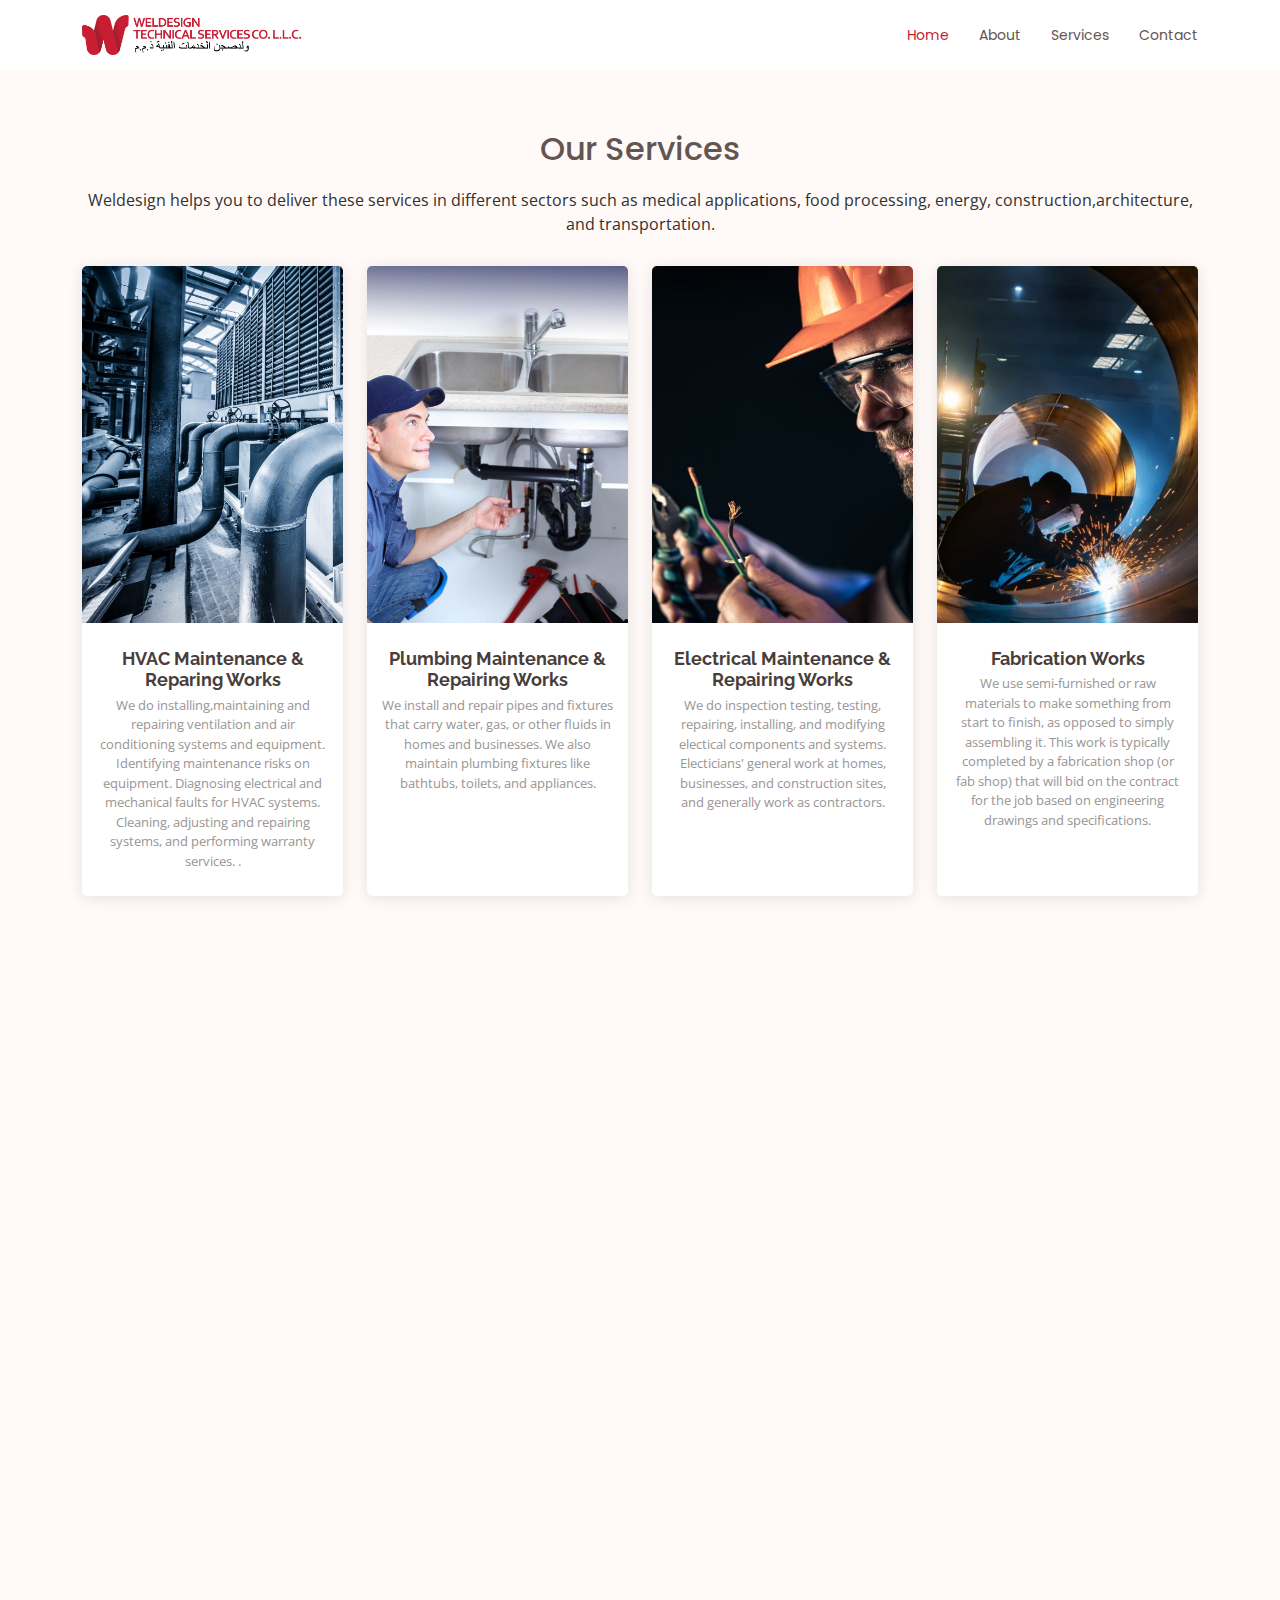
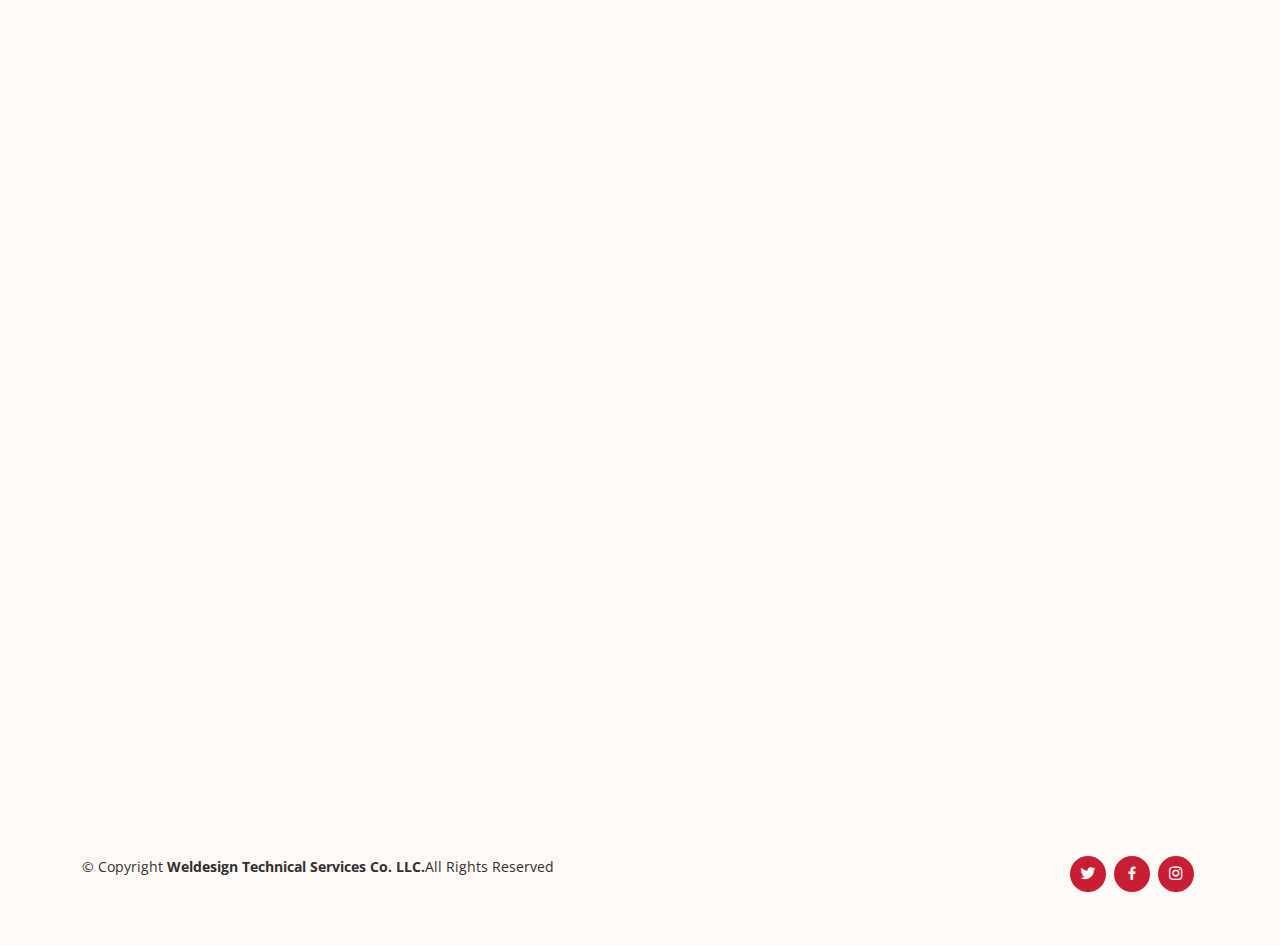
<file: services.html>
<!DOCTYPE html>
<html lang="en">

<head>
  <meta charset="utf-8">
  <meta content="width=device-width, initial-scale=1.0" name="viewport">

  <title>Weldesign L.L.C.</title>
  <meta content="" name="description">
  <meta content="" name="keywords">

  <!-- Favicons -->
  <link href="assets/img/favicon.png" rel="icon">
  <link href="assets/img/apple-touch-icon.png" rel="apple-touch-icon">

  <!-- Google Fonts -->
  <link href="https://fonts.googleapis.com/css?family=Open+Sans:300,300i,400,400i,600,600i,700,700i|Raleway:300,300i,400,400i,500,500i,600,600i,700,700i|Poppins:300,300i,400,400i,500,500i,600,600i,700,700i" rel="stylesheet">

  <!-- Vendor CSS Files -->
  <link href="assets/vendor/aos/aos.css" rel="stylesheet">
  <link href="assets/vendor/bootstrap/css/bootstrap.min.css" rel="stylesheet">
  <link href="assets/vendor/bootstrap-icons/bootstrap-icons.css" rel="stylesheet">
  <link href="assets/vendor/boxicons/css/boxicons.min.css" rel="stylesheet">
  <link href="assets/vendor/glightbox/css/glightbox.min.css" rel="stylesheet">
  <link href="assets/vendor/swiper/swiper-bundle.min.css" rel="stylesheet">

  <!-- Template Main CSS File -->
  <link href="assets/css/style.css" rel="stylesheet">


</head>

<body>



  <!-- ======= Header ======= -->
  <header id="header" class="d-flex align-items-center">
    <div class="container d-flex align-items-center justify-content-between">

      <div class="logo">
        <!--<h1><a href="index.html">Weldesign LLC</a></h1>-->
        <!-- Uncomment below if you prefer to use an image logo -->
       <a href="index.html"><img src="assets/img/logo.png" alt="" class="img-fluid"></a>
      </div>

      <nav id="navbar" class="navbar">
        <ul>
          <li><a class="nav-link scrollto active" href="index.html">Home</a></li>
          <li><a class="nav-link scrollto" href="about.html">About</a></li>
          <li><a class="nav-link scrollto" href="services.html">Services</a></li>
          
          
          <li><a class="nav-link scrollto" href="contact.html">Contact</a></li>
        </ul>
        <i class="bi bi-list mobile-nav-toggle"></i>
      </nav><!-- .navbar -->

    </div>
  </header><!-- End Header -->

 
   

    <!-- ======= Services Section ======= -->
    <section id="services" class="team section-bg">
      <div class="container">

        <div class="section-title">
          <h2 data-aos="fade-up">Our Services</h2>
          <p data-aos="fade-up">Weldesign 
            helps you to 
            deliver these 
            services in different 
            sectors such as medical applications, food processing, energy, 
            construction,architecture, and transportation.
            </p>
        </div>

        <div class="row">

          <div class="col-lg-3 col-md-6 d-flex align-items-stretch" data-aos="fade-up">
            <div class="member">
              <div class="member-img">
                <img src=" assets/img/serv/serv-1.jpg" class="img-fluid" alt="">
                 
              </div>
              <div class="member-info">
                <h4>HVAC Maintenance & Reparing Works</h4>
                <span>We do installing,maintaining and repairing ventilation and air conditioning systems and equipment.
                  Identifying maintenance risks on equipment. Diagnosing electrical and mechanical faults for HVAC systems. Cleaning, adjusting and repairing systems, and performing warranty services. .</span>
              </div>
            </div>
          </div>

          <div class="col-lg-3 col-md-6 d-flex align-items-stretch" data-aos="fade-up" data-aos-delay="100">
            <div class="member">
              <div class="member-img">
                <img src=" assets/img/serv/serv-2.jpg" class="img-fluid" alt="">
                 
              </div>
              <div class="member-info">
                <h4>Plumbing Maintenance & Repairing Works</h4>
                <span>We install and repair pipes and fixtures that carry water, gas, or other fluids in homes and businesses. We also maintain plumbing fixtures like bathtubs, toilets, and appliances.
                </span>
              </div>
            </div>
          </div>

          <div class="col-lg-3 col-md-6 d-flex align-items-stretch" data-aos="fade-up" data-aos-delay="200">
            <div class="member">
              <div class="member-img">
                <img src=" assets/img/serv/serv-3.jpg" class="img-fluid" alt="">
                 
              </div>
              <div class="member-info">
                <h4>Electrical Maintenance & Repairing Works</h4>
                <span>We do inspection testing, testing, repairing, installing, and modifying electical components and systems.
                  Electicians' general work at homes, businesses, and construction sites, and generally work as contractors.
                </span>
              </div>
            </div>
          </div>

          <div class="col-lg-3 col-md-6 d-flex align-items-stretch" data-aos="fade-up" data-aos-delay="300">
            <div class="member">
              <div class="member-img">
                <img src=" assets/img/serv/serv-4.jpg" class="img-fluid" alt="">
                 
              </div>
              <div class="member-info">
                <h4>Fabrication Works</h4>
                <span>We use semi-furnished or raw materials to make something from start to finish, as opposed to simply assembling it. This work is typically completed by a fabrication shop (or fab shop) that will bid on the contract for the job based on engineering drawings and specifications.</span>
              </div>
            </div>
          </div>
          <div class="col-lg-3 col-md-6 d-flex align-items-stretch" data-aos="fade-up" data-aos-delay="300">
            <div class="member">
              <div class="member-img">
                <img src=" assets/img/serv/serv-5.jpg" class="img-fluid" alt="">
                 
              </div>
              <div class="member-info">
                <h4>Indoor & Outdoor Ceiling & Wall Painting Works</h4>
                <span>We handle a broad range of property maintenance projects related to painting floors, ceilings, buildings, and walls and may also participate in bidding and managing these projects.</span>
              </div>
            </div>
          </div>
          <div class="col-lg-3 col-md-6 d-flex align-items-stretch" data-aos="fade-up" data-aos-delay="300">
            <div class="member">
              <div class="member-img">
                <img src=" assets/img/serv/serv-6.jpg" class="img-fluid" alt="">
                 
              </div>
              <div class="member-info">
                <h4>Commercial & Residential Villas Painting</h4>
                <span>Interior and exterior painting of commercial and residential buildings with an understanding of substrate requirements and local environmental conditions, coupled with skilful surface preparation and proper coating selections. </span>
              </div>
            </div>
          </div>
          <div class="col-lg-3 col-md-6 d-flex align-items-stretch" data-aos="fade-up" data-aos-delay="300">
            <div class="member">
              <div class="member-img">
                <img src=" assets/img/serv/serv-7.jpg" class="img-fluid" alt="">
                 
              </div>
              <div class="member-info">
                <h4>Epoxy & Surface Painting</h4>
                <span>Applying and repairing epoxy floor coatings for commercial buildings with extended durability in mind. Also offers surface painting to prolong metal life and facilitate the restoration process. Surface treatment, primer selection, and color choices through consultative process.</span>
              </div>
            </div>
          </div>
          <div class="col-lg-3 col-md-6 d-flex align-items-stretch" data-aos="fade-up" data-aos-delay="300">
            <div class="member">
              <div class="member-img">
                <img src=" assets/img/serv/serv-8.jpg" class="img-fluid" alt="">
                 
              </div>
              <div class="member-info">
                <h4>Waterproofing Service</h4>
                <span>Protecting buildings against water penetration and damages caused by moisture seeping through walls and roofs. Preventing water stains along with mildew and mold growth .</span>
              </div>
            </div>
          </div>
          <div class="col-lg-3 col-md-6 d-flex align-items-stretch" data-aos="fade-up" data-aos-delay="300">
            <div class="member">
              <div class="member-img">
                <img src=" assets/img/serv/serv-9.jpg" class="img-fluid" alt="">
                 
              </div>
              <div class="member-info">
                <h4>Carpentry Works</h4>
                <span>We provide comprehensive Carpentry Works, crafting a diverse range of structures and items using wood and related materials. Our skilled carpenters excel in measuring, cutting, shaping, and assembling wood pieces to create furniture, cabinets, doors, windows, and entire buildings. With precision and proficiency, we utilize both hand tools and power tools to ensure precise fit and functionality. Our carpentry services extend to residential, commercial, and industrial projects, enhancing spaces through innovative designs and expert craftsmanship.</span>
              </div>
            </div>
          </div>
          <div class="col-lg-3 col-md-6 d-flex align-items-stretch" data-aos="fade-up" data-aos-delay="300">
            <div class="member">
              <div class="member-img">
                <img src=" assets/img/serv/serv-10.jpg" class="img-fluid" alt="">
                 
              </div>
              <div class="member-info">
                <h4>Gypsum Works</h4>
                <span>We utilize gypsum-based materials to transform interiors with finesse. Our experts excel in the installation and finishing of gypsum boards, ensuring smooth and durable surfaces on walls and ceilings. From fixing boards to framing to seamlessly taping and jointing seams, we deliver impeccable results. Our proficiency also extends to crafting decorative elements like cornices, moldings, and textured surfaces, adding elegance to indoor spaces. With a focus on enhancing aesthetics and functionality, our Gypsum Works enrich residential, commercial, and institutional environments.</span>
              </div>
            </div>
          </div>
        </div>

      </div>
    </section><!-- End Team Section -->

    

    

  </main><!-- End #main -->

  <!-- ======= Footer ======= -->
  <footer id="footer">

    <div class="footer-top">
      <div class="container">
        <div class="row">

       

    <div class="container d-lg-flex py-4">

      <div class="me-lg-auto text-center text-lg-start">
        <div class="copyright">
          &copy; Copyright <strong><span>Weldesign Technical Services Co. LLC.</span></strong>All Rights Reserved
        </div>
        
      </div>
      <div class="social-links text-center text-lg-right pt-3 pt-lg-0">
        <a href="https://twitter.com/weldesignuae" class="twitter"><i class="bx bxl-twitter"></i></a>
        <a href="https://fb.com/weldesignuae" class="facebook"><i class="bx bxl-facebook"></i></a>
        <a href="https://instagram.com/weldesignuae" class="instagram"><i class="bx bxl-instagram"></i></a>
      
      </div>
    </div>
  </footer><!-- End Footer -->

  <a href="#" class="back-to-top d-flex align-items-center justify-content-center"><i class="bi bi-arrow-up-short"></i></a>

  <!-- Vendor JS Files -->
  <script src="assets/vendor/aos/aos.js"></script>
  <script src="assets/vendor/bootstrap/js/bootstrap.bundle.min.js"></script>
  <script src="assets/vendor/glightbox/js/glightbox.min.js"></script>
  <script src="assets/vendor/isotope-layout/isotope.pkgd.min.js"></script>
  <script src="assets/vendor/swiper/swiper-bundle.min.js"></script>
  <script src="assets/vendor/php-email-form/validate.js"></script>

  <!-- Template Main JS File -->
  <script src="assets/js/main.js"></script>

</body>

</html>
</file>
<file: assets/css/style.css>
/**


/*--------------------------------------------------------------
# General
--------------------------------------------------------------*/
body {
  font-family: "Open Sans", sans-serif;
  color: #313030;
}

a {
  color: #c71e33;
  text-decoration: none;
}

a:hover {
  color: #ee354c;
  text-decoration: none;
}

h1,
h2,
h3,
h4,
h5,
h6 {
  font-family: "Raleway", sans-serif;
}

/*--------------------------------------------------------------
# Back to top button
--------------------------------------------------------------*/
.back-to-top {
  position: fixed;
  visibility: hidden;
  opacity: 0;
  right: 15px;
  bottom: 15px;
  z-index: 996;
  background: #c71e33;
  width: 40px;
  height: 40px;
  border-radius: 4px;
  transition: all 0.4s;
}

.back-to-top i {
  font-size: 28px;
  color: #fff;
  line-height: 0;
}

.back-to-top:hover {
  background: #ee354c;
  color: #fff;
}

.back-to-top.active {
  visibility: visible;
  opacity: 1;
}

/*--------------------------------------------------------------
# Disable aos animation delay on mobile devices
--------------------------------------------------------------*/
@media screen and (max-width: 768px) {
  [data-aos-delay] {
    transition-delay: 0 !important;
  }
}

/*--------------------------------------------------------------
# Top Bar
--------------------------------------------------------------*/
#topbar {
  background: #39312f;
  font-size: 14px;
  padding: 0;
  color: rgba(255, 255, 255, 0.8);
  height: 40px;
}

#topbar .contact-info i {
  font-style: normal;
  color: #c71e33;
}

#topbar .contact-info i a,
#topbar .contact-info i span {
  padding-left: 5px;
  color: #fff;
}

#topbar .contact-info i a {
  line-height: 0;
  transition: 0.3s;
}

#topbar .contact-info i a:hover {
  color: #c71e33;
}

#topbar .cta a {
  color: #fff;
  background: #c71e33;
  padding: 10px 20px;
  display: inline-block;
  transition: 0.3s;
}

#topbar .cta a:hover {
  background: #ee354c;
}

/*--------------------------------------------------------------
# Header
--------------------------------------------------------------*/
#header {
  height: 70px;
  transition: all 0.5s;
  z-index: 997;
  background: #fff;
}

#header.header-fixed {
  box-shadow: 0px 0px 20px 0px rgba(0, 0, 0, 0.1);
}

#header .logo h1 {
  font-size: 28px;
  margin: 0;
  line-height: 0;
  font-weight: 700;
  font-family: "Open Sans", sans-serif;
}

#header .logo h1 a,
#header .logo h1 a:hover {
  color: #635551;
  text-decoration: none;
}

#header .logo img {
  padding: 0;
  margin: 0;
  max-height: 40px;
}

.scrolled-offset {
  margin-top: 70px;
}

#main {
  z-index: 3;
}

/*--------------------------------------------------------------
# Navigation Menu
--------------------------------------------------------------*/
/**
* Desktop Navigation 
*/
.navbar {
  padding: 0;
}

.navbar ul {
  margin: 0;
  padding: 0;
  display: flex;
  list-style: none;
  align-items: center;
}

.navbar li {
  position: relative;
}

.navbar a,
.navbar a:focus {
  display: flex;
  align-items: center;
  justify-content: space-between;
  padding: 10px 0 10px 30px;
  font-size: 14px;
  font-family: "Poppins", sans-serif;
  color: #635551;
  white-space: nowrap;
  transition: 0.3s;
}

.navbar a i,
.navbar a:focus i {
  font-size: 12px;
  line-height: 0;
  margin-left: 5px;
}

.navbar a:hover,
.navbar .active,
.navbar .active:focus,
.navbar li:hover>a {
  color: #c71e33;
}

.navbar .getstarted,
.navbar .getstarted:focus {
  background: #c71e33;
  padding: 8px 20px;
  margin-left: 30px;
  border-radius: 4px;
  color: #fff;
}

.navbar .getstarted:hover,
.navbar .getstarted:focus:hover {
  color: #fff;
  background: #ee354c;
}

.navbar .dropdown ul {
  display: block;
  position: absolute;
  left: 14px;
  top: calc(100% + 30px);
  margin: 0;
  padding: 10px 0;
  z-index: 99;
  opacity: 0;
  visibility: hidden;
  background: #fff;
  box-shadow: 0px 0px 30px rgba(127, 137, 161, 0.25);
  transition: 0.3s;
  border-radius: 4px;
}

.navbar .dropdown ul li {
  min-width: 200px;
}

.navbar .dropdown ul a {
  padding: 10px 20px;
}

.navbar .dropdown ul a i {
  font-size: 12px;
}

.navbar .dropdown ul a:hover,
.navbar .dropdown ul .active:hover,
.navbar .dropdown ul li:hover>a {
  color: #c71e33;
}

.navbar .dropdown:hover>ul {
  opacity: 1;
  top: 100%;
  visibility: visible;
}

.navbar .dropdown .dropdown ul {
  top: 0;
  left: calc(100% - 30px);
  visibility: hidden;
}

.navbar .dropdown .dropdown:hover>ul {
  opacity: 1;
  top: 0;
  left: 100%;
  visibility: visible;
}

@media (max-width: 1366px) {
  .navbar .dropdown .dropdown ul {
    left: -90%;
  }

  .navbar .dropdown .dropdown:hover>ul {
    left: -100%;
  }
}

/**
* Mobile Navigation 
*/
.mobile-nav-toggle {
  color: #473d3a;
  font-size: 28px;
  cursor: pointer;
  display: none;
  line-height: 0;
  transition: 0.5s;
}

.mobile-nav-toggle.bi-x {
  color: #fff;
}

@media (max-width: 991px) {
  .mobile-nav-toggle {
    display: block;
  }

  .navbar ul {
    display: none;
  }
}

.navbar-mobile {
  position: fixed;
  overflow: hidden;
  top: 0;
  right: 0;
  left: 0;
  bottom: 0;
  background: rgba(43, 37, 35, 0.9);
  transition: 0.3s;
  z-index: 999;
}

.navbar-mobile .mobile-nav-toggle {
  position: absolute;
  top: 15px;
  right: 15px;
}

.navbar-mobile ul {
  display: block;
  position: absolute;
  top: 55px;
  right: 15px;
  bottom: 15px;
  left: 15px;
  padding: 10px 0;
  border-radius: 10px;
  background-color: #fff;
  overflow-y: auto;
  transition: 0.3s;
}

.navbar-mobile a,
.navbar-mobile a:focus {
  padding: 10px 20px;
  font-size: 15px;
  color: #473d3a;
}

.navbar-mobile a:hover,
.navbar-mobile .active,
.navbar-mobile li:hover>a {
  color: #c71e33;
}

.navbar-mobile .getstarted,
.navbar-mobile .getstarted:focus {
  margin: 15px;
}

.navbar-mobile .dropdown ul {
  position: static;
  display: none;
  margin: 10px 20px;
  padding: 10px 0;
  z-index: 99;
  opacity: 1;
  visibility: visible;
  background: #fff;
  box-shadow: 0px 0px 30px rgba(127, 137, 161, 0.25);
}

.navbar-mobile .dropdown ul li {
  min-width: 200px;
}

.navbar-mobile .dropdown ul a {
  padding: 10px 20px;
}

.navbar-mobile .dropdown ul a i {
  font-size: 12px;
}

.navbar-mobile .dropdown ul a:hover,
.navbar-mobile .dropdown ul .active:hover,
.navbar-mobile .dropdown ul li:hover>a {
  color: #c71e33;
}

.navbar-mobile .dropdown>.dropdown-active {
  display: block;
}

/*--------------------------------------------------------------
# Hero Section
--------------------------------------------------------------*/
#hero {
  width: 100%;
  height: 60vh;
  background: url("../img/hero-bg.jpg") center center;
  background-size: cover;
  position: relative;
  z-index: 1;
  padding: 0;
  margin-bottom: -120px;
}

#hero:before {
  content: "";
  background: rgba(0, 0, 0, 0.4);
  position: absolute;
  bottom: 0;
  top: 0;
  left: 0;
  right: 0;
}

#hero .container {
  z-index: 2;
}

#hero h1 {
  margin: 0 0 10px 0;
  font-size: 48px;
  font-weight: 700;
  line-height: 56px;
  color: #fff;
}

#hero h2 {
  color: #eee;
  margin-bottom: 50px;
  font-size: 24px;
}

#hero .get-started-icon {
  font-size: 24px;
  background: #c71e33;
  padding: 14px;
  color: #fff;
  border-radius: 50px;
  position: relative;
  z-index: 5;
  box-shadow: 10px 2px 15px rgba(0, 0, 0, 0.1);
}

#hero .btn-get-started {
  font-family: "Raleway", sans-serif;
  font-weight: 400;
  font-size: 16px;
  letter-spacing: 1px;
  display: inline-block;
  transition: 0.5s;
  margin-left: -10px;
  padding: 8px 26px 8px 26px;
  color: #fff;
  background: #584b48;
  border-radius: 0 50px 50px 0;
  position: relative;
  z-index: 4;
}

#hero .btn-get-started:hover {
  background: #c71e33;
}

@media (min-width: 1024px) {
  #hero {
    background-attachment: fixed;
  }
}

@media (max-width: 1024px),
(max-height: 768px) {
  #hero {
    margin-bottom: -150px;
    height: 80vh;
  }
}

@media (max-width: 768px) {
  #hero {
    height: 80vh;
  }

  #hero h1 {
    font-size: 28px;
    line-height: 36px;
  }

  #hero h2 {
    font-size: 18px;
    line-height: 24px;
    margin-bottom: 30px;
  }
}

@media (max-height: 640px) {
  #hero {
    height: 120vh;
  }
}

/*--------------------------------------------------------------
# Sections General
--------------------------------------------------------------*/
section {
  padding: 60px 0;
  overflow: hidden;
}

.section-bg {
  background-color: #fff9f7;
}

.section-title {
  text-align: center;
  padding-bottom: 30px;
}

.section-title h2 {
  font-size: 32px;
  font-weight: 500;
  margin-bottom: 20px;
  padding-bottom: 0;
  font-family: "Poppins", sans-serif;
  color: #635551;
}

.section-title p {
  margin-bottom: 0;
}

/*--------------------------------------------------------------
# Breadcrumbs
--------------------------------------------------------------*/
.breadcrumbs {
  padding: 15px 0;
  background: #f4f2f2;
  margin-bottom: 40px;
}

.breadcrumbs h2 {
  font-size: 28px;
  font-weight: 500;
}

.breadcrumbs ol {
  display: flex;
  flex-wrap: wrap;
  list-style: none;
  padding: 0 0 10px 0;
  margin: 0;
  font-size: 14px;
}

.breadcrumbs ol li+li {
  padding-left: 10px;
}

.breadcrumbs ol li+li::before {
  display: inline-block;
  padding-right: 10px;
  color: #635551;
  content: "/";
}

/*--------------------------------------------------------------
# Why Us
--------------------------------------------------------------*/
.why-us {
  padding: 0 0 30px 0;
  position: relative;
  z-index: 3;
}

.why-us .content {
  padding: 30px;
  background: #c71e33;
  border-radius: 4px;
  color: #fff;
}

.why-us .content h3 {
  font-weight: 700;
  font-size: 34px;
  margin-bottom: 30px;
}

.why-us .content p {
  margin-bottom: 30px;
}

.why-us .content .more-btn {
  display: inline-block;
  background: rgba(255, 255, 255, 0.2);
  padding: 6px 30px 8px 30px;
  color: #fff;
  border-radius: 50px;
  transition: all ease-in-out 0.4s;
}

.why-us .content .more-btn i {
  font-size: 14px;
}

.why-us .content .more-btn:hover {
  color: #c71e33;
  background: #fff;
}

.why-us .icon-boxes .icon-box {
  text-align: center;
  border-radius: 10px;
  background: #fff;
  box-shadow: 0px 2px 15px rgba(0, 0, 0, 0.1);
  padding: 40px 30px;
  width: 100%;
}

.why-us .icon-boxes .icon-box i {
  font-size: 40px;
  color: #c71e33;
  margin-bottom: 30px;
}

.why-us .icon-boxes .icon-box h4 {
  font-size: 20px;
  font-weight: 700;
  margin: 0 0 30px 0;
}

.why-us .icon-boxes .icon-box p {
  font-size: 15px;
  color: #716f6f;
}

/*--------------------------------------------------------------
# About
--------------------------------------------------------------*/
.about .icon-boxes h4 {
  font-size: 18px;
  color: #c71e33;
  margin-bottom: 15px;
}

.about .icon-boxes h3 {
  font-size: 28px;
  font-weight: 700;
  color: #554945;
  margin-bottom: 15px;
}

.about .icon-box {
  margin-top: 40px;
}

.about .icon-box .icon {
  float: left;
  display: flex;
  align-items: center;
  justify-content: center;
  width: 64px;
  height: 64px;
  border: 2px solid #ffcbba;
  border-radius: 50px;
  transition: 0.5s;
  background: #fff;
}

.about .icon-box .icon i {
  color: #c71e33;
  font-size: 32px;
}

.about .icon-box:hover .icon {
  background: #c71e33;
  border-color: #c71e33;
}

.about .icon-box:hover .icon i {
  color: #fff;
}

.about .icon-box .title {
  margin-left: 85px;
  font-weight: 700;
  margin-bottom: 10px;
  font-size: 18px;
}

.about .icon-box .title a {
  color: #343a40;
  transition: 0.3s;
}

.about .icon-box .title a:hover {
  color: #c71e33;
}

.about .icon-box .description {
  margin-left: 85px;
  line-height: 24px;
  font-size: 14px;
}

.about .video-box {
  background: url("../img/about-img.jpg") center center no-repeat;
  background-size: cover;
  min-height: 500px;
}

.about .play-btn {
  width: 94px;
  height: 94px;
  background: radial-gradient(#c71e33 50%, rgba(255, 88, 33, 0.4) 52%);
  border-radius: 50%;
  display: block;
  position: absolute;
  left: calc(50% - 47px);
  top: calc(50% - 47px);
  overflow: hidden;
}

.about .play-btn::after {
  content: "";
  position: absolute;
  left: 50%;
  top: 50%;
  transform: translateX(-40%) translateY(-50%);
  width: 0;
  height: 0;
  border-top: 10px solid transparent;
  border-bottom: 10px solid transparent;
  border-left: 15px solid #fff;
  z-index: 100;
  transition: all 400ms cubic-bezier(0.55, 0.055, 0.675, 0.19);
}

.about .play-btn::before {
  content: "";
  position: absolute;
  width: 120px;
  height: 120px;
  animation-delay: 0s;
  animation: pulsate-btn 2s;
  animation-direction: forwards;
  animation-iteration-count: infinite;
  animation-timing-function: steps;
  opacity: 1;
  border-radius: 50%;
  border: 5px solid rgba(255, 88, 33, 0.7);
  top: -15%;
  left: -15%;
  background: rgba(198, 16, 0, 0);
}

.about .play-btn:hover::after {
  border-left: 15px solid #c71e33;
  transform: scale(20);
}

.about .play-btn:hover::before {
  content: "";
  position: absolute;
  left: 50%;
  top: 50%;
  transform: translateX(-40%) translateY(-50%);
  width: 0;
  height: 0;
  border: none;
  border-top: 10px solid transparent;
  border-bottom: 10px solid transparent;
  border-left: 15px solid #fff;
  z-index: 200;
  animation: none;
  border-radius: 0;
}

@keyframes pulsate-btn {
  0% {
    transform: scale(0.6, 0.6);
    opacity: 1;
  }

  100% {
    transform: scale(1, 1);
    opacity: 0;
  }
}

/*--------------------------------------------------------------
# Clients
--------------------------------------------------------------*/
.clients .swiper-pagination {
  margin-top: 20px;
  position: relative;
}

.clients .swiper-pagination .swiper-pagination-bullet {
  width: 12px;
  height: 12px;
  background-color: #fff;
  opacity: 1;
  border: 1px solid #c71e33;
}

.clients .swiper-pagination .swiper-pagination-bullet-active {
  background-color: #c71e33;
}

.clients .swiper-slide img {
  opacity: 0.5;
  filter: grayscale(100%);
}

.clients .swiper-slide img:hover {
  filter: none;
  opacity: 1;
}

/*--------------------------------------------------------------
# Services
--------------------------------------------------------------*/
.services .icon-box {
  padding: 50px 20px;
  margin-top: 35px;
  margin-bottom: 25px;
  text-align: center;
  height: 200px;
  position: relative;
  background: #fff;
  box-shadow: 0px 2px 15px rgba(0, 0, 0, 0.1);
}

.services .icon {
  position: absolute;
  top: -36px;
  left: calc(50% - 36px);
  transition: 0.2s;
  border-radius: 50%;
  border: 6px solid #fff;
  display: flex;
  justify-content: center;
  align-items: center;
  flex-direction: column;
  text-align: center;
  width: 72px;
  height: 72px;
  background: #c71e33;
}

.services .icon i {
  color: #fff;
  font-size: 24px;
  line-height: 0;
}

.services .title {
  font-weight: 700;
  margin-bottom: 15px;
  font-size: 18px;
  text-transform: uppercase;
}

.services .title a {
  color: #343a40;
}

.services .icon-box:hover .icon {
  background: #fff;
  border: 2px solid #c71e33;
}

.services .icon-box:hover .icon i {
  color: #c71e33;
}

.services .icon-box:hover .title a {
  color: #c71e33;
}

.services .description {
  line-height: 24px;
  font-size: 14px;
}

/*--------------------------------------------------------------
# Values
--------------------------------------------------------------*/
.values .card {
  border: 0;
  padding: 160px 20px 20px 20px;
  position: relative;
  width: 100%;
  background-size: cover;
  background-repeat: no-repeat;
  background-position: center center;
}

.values .card-body {
  z-index: 10;
  background: rgba(255, 255, 255, 0.9);
  padding: 15px 30px;
  box-shadow: 0px 2px 15px rgba(0, 0, 0, 0.1);
  transition: 0.3s;
  transition: ease-in-out 0.4s;
  border-radius: 5px;
}

.values .card-title {
  font-weight: 700;
  text-align: center;
  margin-bottom: 15px;
}

.values .card-title a {
  color: #473d3a;
}

.values .card-text {
  color: #4b4949;
}

.values .read-more a {
  color: #656262;
  text-transform: uppercase;
  font-weight: 600;
  font-size: 12px;
  transition: 0.4s;
}

.values .read-more a:hover {
  text-decoration: underline;
}

.values .card:hover .card-body {
  background: #c71e33;
}

.values .card:hover .read-more a,
.values .card:hover .card-title,
.values .card:hover .card-title a,
.values .card:hover .card-text {
  color: #fff;
}

/*--------------------------------------------------------------
# Testimonials
--------------------------------------------------------------*/
.testimonials {
  padding: 80px 0;
  background: url("../img/testimonials-bg.jpg") no-repeat;
  background-position: center center;
  background-size: cover;
  position: relative;
}

.testimonials::before {
  content: "";
  position: absolute;
  left: 0;
  right: 0;
  top: 0;
  bottom: 0;
  background: rgba(0, 0, 0, 0.5);
}

.testimonials .section-header {
  margin-bottom: 40px;
}

.testimonials .testimonials-carousel,
.testimonials .testimonials-slider {
  overflow: hidden;
}

.testimonials .testimonial-item {
  text-align: center;
  color: #fff;
}

.testimonials .testimonial-item .testimonial-img {
  width: 100px;
  border-radius: 50%;
  border: 6px solid rgba(255, 255, 255, 0.15);
  margin: 0 auto;
}

.testimonials .testimonial-item h3 {
  font-size: 20px;
  font-weight: bold;
  margin: 10px 0 5px 0;
  color: #fff;
}

.testimonials .testimonial-item h4 {
  font-size: 14px;
  color: #ddd;
  margin: 0 0 15px 0;
}

.testimonials .testimonial-item .quote-icon-left,
.testimonials .testimonial-item .quote-icon-right {
  color: rgba(255, 255, 255, 0.4);
  font-size: 26px;
}

.testimonials .testimonial-item .quote-icon-left {
  display: inline-block;
  left: -5px;
  position: relative;
}

.testimonials .testimonial-item .quote-icon-right {
  display: inline-block;
  right: -5px;
  position: relative;
  top: 10px;
}

.testimonials .testimonial-item p {
  font-style: italic;
  margin: 0 auto 15px auto;
  color: #eee;
}

.testimonials .swiper-pagination {
  margin-top: 20px;
  position: relative;
}

.testimonials .swiper-pagination .swiper-pagination-bullet {
  width: 12px;
  height: 12px;
  background-color: rgba(255, 255, 255, 0.5);
  opacity: 1;
}

.testimonials .swiper-pagination .swiper-pagination-bullet-active {
  background-color: #c71e33;
}

@media (min-width: 992px) {
  .testimonials .testimonial-item p {
    width: 80%;
  }
}

/*--------------------------------------------------------------
# Portfolio
--------------------------------------------------------------*/
.portfolio #portfolio-flters {
  padding: 0;
  margin: 0 auto 35px auto;
  list-style: none;
  text-align: center;
  border-radius: 50px;
  padding: 2px 15px;
}

.portfolio #portfolio-flters li {
  cursor: pointer;
  display: inline-block;
  padding: 10px 20px 12px 20px;
  font-size: 14px;
  font-weight: 600;
  line-height: 1;
  text-transform: uppercase;
  color: #313030;
  margin-bottom: 5px;
  transition: all 0.3s ease-in-out;
  border-radius: 50px;
}

.portfolio #portfolio-flters li:hover,
.portfolio #portfolio-flters li.filter-active {
  color: #c71e33;
  background: #fff1ed;
}

.portfolio #portfolio-flters li:last-child {
  margin-right: 0;
}

.portfolio .portfolio-item {
  margin-bottom: 30px;
}

.portfolio .portfolio-item .portfolio-info {
  opacity: 0;
  position: absolute;
  left: 30px;
  right: 30px;
  bottom: 0;
  z-index: 3;
  transition: all ease-in-out 0.3s;
  background: rgba(255, 255, 255, 0.9);
  padding: 15px;
}

.portfolio .portfolio-item .portfolio-info h4 {
  font-size: 18px;
  color: #fff;
  font-weight: 600;
  color: #473d3a;
}

.portfolio .portfolio-item .portfolio-info p {
  color: #7f6d68;
  font-size: 14px;
  margin-bottom: 0;
}

.portfolio .portfolio-item .portfolio-info .preview-link,
.portfolio .portfolio-item .portfolio-info .details-link {
  position: absolute;
  right: 40px;
  font-size: 24px;
  top: calc(50% - 18px);
  color: #635551;
}

.portfolio .portfolio-item .portfolio-info .preview-link:hover,
.portfolio .portfolio-item .portfolio-info .details-link:hover {
  color: #c71e33;
}

.portfolio .portfolio-item .portfolio-info .details-link {
  right: 10px;
}

.portfolio .portfolio-item .portfolio-links {
  opacity: 0;
  left: 0;
  right: 0;
  text-align: center;
  z-index: 3;
  position: absolute;
  transition: all ease-in-out 0.3s;
}

.portfolio .portfolio-item .portfolio-links a {
  color: #fff;
  margin: 0 2px;
  font-size: 28px;
  display: inline-block;
  transition: 0.3s;
}

.portfolio .portfolio-item .portfolio-links a:hover {
  color: #ffa587;
}

.portfolio .portfolio-item:hover .portfolio-info {
  opacity: 1;
  bottom: 20px;
}

/*--------------------------------------------------------------
# Portfolio Details
--------------------------------------------------------------*/
.portfolio-details {
  padding-top: 20px;
}

.portfolio-details .portfolio-details-slider img {
  width: 100%;
}

.portfolio-details .portfolio-details-slider .swiper-pagination {
  margin-top: 20px;
  position: relative;
}

.portfolio-details .portfolio-details-slider .swiper-pagination .swiper-pagination-bullet {
  width: 12px;
  height: 12px;
  background-color: #fff;
  opacity: 1;
  border: 1px solid #c71e33;
}

.portfolio-details .portfolio-details-slider .swiper-pagination .swiper-pagination-bullet-active {
  background-color: #c71e33;
}

.portfolio-details .portfolio-info {
  padding: 30px;
  box-shadow: 0px 0 30px rgba(71, 61, 58, 0.08);
}

.portfolio-details .portfolio-info h3 {
  font-size: 22px;
  font-weight: 700;
  margin-bottom: 20px;
  padding-bottom: 20px;
  border-bottom: 1px solid #eee;
}

.portfolio-details .portfolio-info ul {
  list-style: none;
  padding: 0;
  font-size: 15px;
}

.portfolio-details .portfolio-info ul li+li {
  margin-top: 10px;
}

.portfolio-details .portfolio-description {
  padding-top: 30px;
}

.portfolio-details .portfolio-description h2 {
  font-size: 26px;
  font-weight: 700;
  margin-bottom: 20px;
}

.portfolio-details .portfolio-description p {
  padding: 0;
}

/*--------------------------------------------------------------
# Team
--------------------------------------------------------------*/
.team .member {
  margin-bottom: 20px;
  overflow: hidden;
  text-align: center;
  border-radius: 5px;
  background: #fff;
  box-shadow: 0px 2px 15px rgba(0, 0, 0, 0.1);
}

.team .member .member-img {
  position: relative;
  overflow: hidden;
}

.team .member .social {
  position: absolute;
  left: 0;
  bottom: 0;
  right: 0;
  height: 40px;
  opacity: 0;
  transition: ease-in-out 0.3s;
  background: rgba(255, 255, 255, 0.85);
  display: flex;
  align-items: center;
  justify-content: center;
}

.team .member .social a {
  transition: color 0.3s;
  color: #473d3a;
  margin: 0 10px;
  display: inline-flex;
  align-items: center;
  justify-content: center;
}

.team .member .social a:hover {
  color: #c71e33;
}

.team .member .social i {
  font-size: 18px;
  line-height: 0;
}

.team .member .member-info {
  padding: 25px 15px;
}

.team .member .member-info h4 {
  font-weight: 700;
  margin-bottom: 5px;
  font-size: 18px;
  color: #473d3a;
}

.team .member .member-info span {
  display: block;
  font-size: 13px;
  font-weight: 400;
  color: #989595;
}

.team .member .member-info p {
  font-style: italic;
  font-size: 14px;
  line-height: 26px;
  color: #656262;
}

.team .member:hover .social {
  opacity: 1;
}

/*--------------------------------------------------------------
# Pricing
--------------------------------------------------------------*/
.pricing .box {
  padding: 20px;
  background: #fff;
  text-align: center;
  box-shadow: 0px 0px 4px rgba(0, 0, 0, 0.12);
  border-radius: 5px;
  position: relative;
  overflow: hidden;
}

.pricing h3 {
  font-weight: 400;
  margin: -20px -20px 20px -20px;
  padding: 20px 15px;
  font-size: 16px;
  font-weight: 600;
  color: #656262;
  background: #f8f8f8;
}

.pricing h4 {
  font-size: 36px;
  color: #c71e33;
  font-weight: 600;
  font-family: "Poppins", sans-serif;
  margin-bottom: 20px;
}

.pricing h4 sup {
  font-size: 20px;
  top: -15px;
  left: -3px;
}

.pricing h4 span {
  color: #bababa;
  font-size: 16px;
  font-weight: 300;
}

.pricing ul {
  padding: 0;
  list-style: none;
  color: #313030;
  text-align: center;
  line-height: 20px;
  font-size: 14px;
}

.pricing ul li {
  padding-bottom: 16px;
}

.pricing ul i {
  color: #c71e33;
  font-size: 18px;
  padding-right: 4px;
}

.pricing ul .na {
  color: #ccc;
  text-decoration: line-through;
}

.pricing .btn-wrap {
  margin: 20px -20px -20px -20px;
  padding: 20px 15px;
  background: #f8f8f8;
  text-align: center;
}

.pricing .btn-buy {
  background: #c71e33;
  display: inline-block;
  padding: 6px 35px 8px 35px;
  border-radius: 4px;
  color: #fff;
  transition: none;
  font-size: 14px;
  font-weight: 400;
  font-family: "Raleway", sans-serif;
  font-weight: 600;
  box-shadow: 0 3px 7px rgba(255, 88, 33, 0.4);
  transition: 0.3s;
}

.pricing .btn-buy:hover {
  background: #ff7e54;
}

.pricing .featured h3 {
  color: #fff;
  background: #c71e33;
  box-shadow: 0 3px 7px rgba(255, 88, 33, 0.4);
}

.pricing .advanced {
  width: 200px;
  position: absolute;
  top: 18px;
  right: -68px;
  transform: rotate(45deg);
  z-index: 1;
  font-size: 14px;
  padding: 1px 0 3px 0;
  background: #c71e33;
  color: #fff;
}

/*--------------------------------------------------------------
# F.A.Q
--------------------------------------------------------------*/
.faq .faq-list {
  padding: 0 100px;
}

.faq .faq-list ul {
  padding: 0;
  list-style: none;
}

.faq .faq-list li+li {
  margin-top: 15px;
}

.faq .faq-list li {
  padding: 20px;
  background: #fff;
  border-radius: 4px;
  position: relative;
}

.faq .faq-list a {
  display: block;
  position: relative;
  font-family: "Poppins", sans-serif;
  font-size: 16px;
  line-height: 24px;
  font-weight: 500;
  padding: 0 30px;
  outline: none;
  cursor: pointer;
}

.faq .faq-list .icon-help {
  font-size: 24px;
  position: absolute;
  right: 0;
  left: 20px;
  color: #ffb8a1;
}

.faq .faq-list .icon-show,
.faq .faq-list .icon-close {
  font-size: 24px;
  position: absolute;
  right: 0;
  top: 0;
}

.faq .faq-list p {
  margin-bottom: 0;
  padding: 10px 0 0 0;
}

.faq .faq-list .icon-show {
  display: none;
}

.faq .faq-list a.collapsed {
  color: #343a40;
}

.faq .faq-list a.collapsed:hover {
  color: #c71e33;
}

.faq .faq-list a.collapsed .icon-show {
  display: inline-block;
}

.faq .faq-list a.collapsed .icon-close {
  display: none;
}

@media (max-width: 1200px) {
  .faq .faq-list {
    padding: 0;
  }
}

/*--------------------------------------------------------------
# Contact
--------------------------------------------------------------*/
.contact .info-box {
  color: #ffffff;
  display: inline-block;
  background: #c71e33;
  box-shadow: 0 0 30px rgba(145, 145, 145, 0.6);
  padding: 20px;
}

.contact .info-box i {
  font-size: 32px;
  color: #ffffff;
  border-radius: 50%;
  padding: 8px;
  border: 2px dotted #ffded4;
  float: left;
}

.contact .info-box h3 {
  font-size: 20px;
  color: #ffffff;
  font-weight: 700;
  margin: 10px 0 10px 68px;
}

.contact .info-box p {
  padding: 0;
  color: #ffffff;
  line-height: 24px;
  font-size: 14px;
  margin: 0 0 0 68px;
}

.contact .php-email-form {
  box-shadow: 0 0 30px rgba(214, 215, 216, 0.6);
  padding: 30px;
}

.contact .php-email-form .error-message {
  display: none;
  color: #fff;
  background: #ed3c0d;
  text-align: left;
  padding: 15px;
  font-weight: 600;
}

.contact .php-email-form .error-message br+br {
  margin-top: 25px;
}

.contact .php-email-form .sent-message {
  display: none;
  color: #fff;
  background: #18d26e;
  text-align: center;
  padding: 15px;
  font-weight: 600;
}

.contact .php-email-form .loading {
  display: none;
  background: #fff;
  text-align: center;
  padding: 15px;
}

.contact .php-email-form .loading:before {
  content: "";
  display: inline-block;
  border-radius: 50%;
  width: 24px;
  height: 24px;
  margin: 0 10px -6px 0;
  border: 3px solid #18d26e;
  border-top-color: #eee;
  animation: animate-loading 1s linear infinite;
}

.contact .php-email-form input,
.contact .php-email-form textarea {
  border-radius: 0;
  box-shadow: none;
  font-size: 14px;
}

.contact .php-email-form input:focus,
.contact .php-email-form textarea:focus {
  border-color: #c71e33;
}

.contact .php-email-form input {
  padding: 10px 15px;
}

.contact .php-email-form textarea {
  padding: 12px 15px;
}

.contact .php-email-form button[type=submit] {
  background: #c71e33;
  border: 0;
  padding: 10px 24px;
  color: #fff;
  transition: 0.4s;
}

.contact .php-email-form button[type=submit]:hover {
  background: #ff7e54;
}

@keyframes animate-loading {
  0% {
    transform: rotate(0deg);
  }

  100% {
    transform: rotate(360deg);
  }
}

/*--------------------------------------------------------------
# Blog
--------------------------------------------------------------*/
.blog {
  padding: 20px 0;
}

.blog .entry {
  padding: 30px;
  margin-bottom: 60px;
  box-shadow: 0 4px 16px rgba(0, 0, 0, 0.1);
}

.blog .entry .entry-img {
  max-height: 440px;
  margin: -30px -30px 20px -30px;
  overflow: hidden;
}

.blog .entry .entry-title {
  font-size: 28px;
  font-weight: bold;
  padding: 0;
  margin: 0 0 20px 0;
}

.blog .entry .entry-title a {
  color: #473d3a;
  transition: 0.3s;
}

.blog .entry .entry-title a:hover {
  color: #c71e33;
}

.blog .entry .entry-meta {
  margin-bottom: 15px;
  color: #afa29e;
}

.blog .entry .entry-meta ul {
  display: flex;
  flex-wrap: wrap;
  list-style: none;
  align-items: center;
  padding: 0;
  margin: 0;
}

.blog .entry .entry-meta ul li+li {
  padding-left: 20px;
}

.blog .entry .entry-meta i {
  font-size: 16px;
  margin-right: 8px;
  line-height: 0;
}

.blog .entry .entry-meta a {
  color: #656262;
  font-size: 14px;
  display: inline-block;
  line-height: 1;
}

.blog .entry .entry-content p {
  line-height: 24px;
}

.blog .entry .entry-content .read-more {
  -moz-text-align-last: right;
  text-align-last: right;
}

.blog .entry .entry-content .read-more a {
  display: inline-block;
  background: #c71e33;
  color: #fff;
  padding: 6px 20px;
  transition: 0.3s;
  font-size: 14px;
  border-radius: 4px;
}

.blog .entry .entry-content .read-more a:hover {
  background: #ee354c;
}

.blog .entry .entry-content h3 {
  font-size: 22px;
  margin-top: 30px;
  font-weight: bold;
}

.blog .entry .entry-content blockquote {
  overflow: hidden;
  background-color: #fafafa;
  padding: 60px;
  position: relative;
  text-align: center;
  margin: 20px 0;
}

.blog .entry .entry-content blockquote p {
  color: #313030;
  line-height: 1.6;
  margin-bottom: 0;
  font-style: italic;
  font-weight: 500;
  font-size: 22px;
}

.blog .entry .entry-content blockquote::after {
  content: "";
  position: absolute;
  left: 0;
  top: 0;
  bottom: 0;
  width: 3px;
  background-color: #473d3a;
  margin-top: 20px;
  margin-bottom: 20px;
}

.blog .entry .entry-footer {
  padding-top: 10px;
  border-top: 1px solid #e6e6e6;
}

.blog .entry .entry-footer i {
  color: #988782;
  display: inline;
}

.blog .entry .entry-footer a {
  color: #554945;
  transition: 0.3s;
}

.blog .entry .entry-footer a:hover {
  color: #c71e33;
}

.blog .entry .entry-footer .cats {
  list-style: none;
  display: inline;
  padding: 0 20px 0 0;
  font-size: 14px;
}

.blog .entry .entry-footer .cats li {
  display: inline-block;
}

.blog .entry .entry-footer .tags {
  list-style: none;
  display: inline;
  padding: 0;
  font-size: 14px;
}

.blog .entry .entry-footer .tags li {
  display: inline-block;
}

.blog .entry .entry-footer .tags li+li::before {
  padding-right: 6px;
  color: #6c757d;
  content: ",";
}

.blog .entry .entry-footer .share {
  font-size: 16px;
}

.blog .entry .entry-footer .share i {
  padding-left: 5px;
}

.blog .entry-single {
  margin-bottom: 30px;
}

.blog .blog-author {
  padding: 20px;
  margin-bottom: 30px;
  box-shadow: 0 4px 16px rgba(0, 0, 0, 0.1);
}

.blog .blog-author img {
  width: 120px;
  margin-right: 20px;
}

.blog .blog-author h4 {
  font-weight: 600;
  font-size: 22px;
  margin-bottom: 0px;
  padding: 0;
  color: #473d3a;
}

.blog .blog-author .social-links {
  margin: 0 10px 10px 0;
}

.blog .blog-author .social-links a {
  color: rgba(71, 61, 58, 0.5);
  margin-right: 5px;
}

.blog .blog-author p {
  font-style: italic;
  color: #a4a2a2;
}

.blog .blog-comments {
  margin-bottom: 30px;
}

.blog .blog-comments .comments-count {
  font-weight: bold;
}

.blog .blog-comments .comment {
  margin-top: 30px;
  position: relative;
}

.blog .blog-comments .comment .comment-img {
  margin-right: 14px;
}

.blog .blog-comments .comment .comment-img img {
  width: 60px;
}

.blog .blog-comments .comment h5 {
  font-size: 16px;
  margin-bottom: 2px;
}

.blog .blog-comments .comment h5 a {
  font-weight: bold;
  color: #313030;
  transition: 0.3s;
}

.blog .blog-comments .comment h5 a:hover {
  color: #c71e33;
}

.blog .blog-comments .comment h5 .reply {
  padding-left: 10px;
  color: #473d3a;
}

.blog .blog-comments .comment h5 .reply i {
  font-size: 20px;
}

.blog .blog-comments .comment time {
  display: block;
  font-size: 14px;
  color: #635551;
  margin-bottom: 5px;
}

.blog .blog-comments .comment.comment-reply {
  padding-left: 40px;
}

.blog .blog-comments .reply-form {
  margin-top: 30px;
  padding: 30px;
  box-shadow: 0 4px 16px rgba(0, 0, 0, 0.1);
}

.blog .blog-comments .reply-form h4 {
  font-weight: bold;
  font-size: 22px;
}

.blog .blog-comments .reply-form p {
  font-size: 14px;
}

.blog .blog-comments .reply-form input {
  border-radius: 4px;
  padding: 10px 10px;
  font-size: 14px;
}

.blog .blog-comments .reply-form input:focus {
  box-shadow: none;
  border-color: #ffa587;
}

.blog .blog-comments .reply-form textarea {
  border-radius: 4px;
  padding: 10px 10px;
  font-size: 14px;
}

.blog .blog-comments .reply-form textarea:focus {
  box-shadow: none;
  border-color: #ffa587;
}

.blog .blog-comments .reply-form .form-group {
  margin-bottom: 25px;
}

.blog .blog-comments .reply-form .btn-primary {
  border-radius: 4px;
  padding: 10px 20px;
  border: 0;
  background-color: #473d3a;
}

.blog .blog-comments .reply-form .btn-primary:hover {
  background-color: #554945;
}

.blog .blog-pagination {
  color: #7f6d68;
}

.blog .blog-pagination ul {
  display: flex;
  padding: 0;
  margin: 0;
  list-style: none;
}

.blog .blog-pagination li {
  margin: 0 5px;
  transition: 0.3s;
}

.blog .blog-pagination li a {
  color: #473d3a;
  padding: 7px 16px;
  display: flex;
  align-items: center;
  justify-content: center;
}

.blog .blog-pagination li.active,
.blog .blog-pagination li:hover {
  background: #c71e33;
}

.blog .blog-pagination li.active a,
.blog .blog-pagination li:hover a {
  color: #fff;
}

.blog .sidebar {
  padding: 30px;
  margin: 0 0 60px 20px;
  box-shadow: 0 4px 16px rgba(0, 0, 0, 0.1);
}

.blog .sidebar .sidebar-title {
  font-size: 20px;
  font-weight: 700;
  padding: 0 0 0 0;
  margin: 0 0 15px 0;
  color: #473d3a;
  position: relative;
}

.blog .sidebar .sidebar-item {
  margin-bottom: 30px;
}

.blog .sidebar .search-form form {
  background: #fff;
  border: 1px solid #ddd;
  padding: 3px 10px;
  position: relative;
}

.blog .sidebar .search-form form input[type=text] {
  border: 0;
  padding: 4px;
  border-radius: 4px;
  width: calc(100% - 40px);
}

.blog .sidebar .search-form form button {
  position: absolute;
  top: 0;
  right: 0;
  bottom: 0;
  border: 0;
  background: none;
  font-size: 16px;
  padding: 0 15px;
  margin: -1px;
  background: #c71e33;
  color: #fff;
  transition: 0.3s;
  border-radius: 0 4px 4px 0;
  line-height: 0;
}

.blog .sidebar .search-form form button i {
  line-height: 0;
}

.blog .sidebar .search-form form button:hover {
  background: #ff6735;
}

.blog .sidebar .categories ul {
  list-style: none;
  padding: 0;
}

.blog .sidebar .categories ul li+li {
  padding-top: 10px;
}

.blog .sidebar .categories ul a {
  color: #473d3a;
  transition: 0.3s;
}

.blog .sidebar .categories ul a:hover {
  color: #c71e33;
}

.blog .sidebar .categories ul a span {
  padding-left: 5px;
  color: #989595;
  font-size: 14px;
}

.blog .sidebar .recent-posts .post-item+.post-item {
  margin-top: 15px;
}

.blog .sidebar .recent-posts img {
  width: 80px;
  float: left;
}

.blog .sidebar .recent-posts h4 {
  font-size: 15px;
  margin-left: 95px;
  font-weight: bold;
}

.blog .sidebar .recent-posts h4 a {
  color: #473d3a;
  transition: 0.3s;
}

.blog .sidebar .recent-posts h4 a:hover {
  color: #c71e33;
}

.blog .sidebar .recent-posts time {
  display: block;
  margin-left: 95px;
  font-style: italic;
  font-size: 14px;
  color: #989595;
}

.blog .sidebar .tags {
  margin-bottom: -10px;
}

.blog .sidebar .tags ul {
  list-style: none;
  padding: 0;
}

.blog .sidebar .tags ul li {
  display: inline-block;
}

.blog .sidebar .tags ul a {
  color: #8d7973;
  font-size: 14px;
  padding: 6px 14px;
  margin: 0 6px 8px 0;
  border: 1px solid #f4f2f2;
  display: inline-block;
  transition: 0.3s;
}

.blog .sidebar .tags ul a:hover {
  color: #fff;
  border: 1px solid #c71e33;
  background: #c71e33;
}

.blog .sidebar .tags ul a span {
  padding-left: 5px;
  color: #ddd7d6;
  font-size: 14px;
}

/*--------------------------------------------------------------
# Footer
--------------------------------------------------------------*/
#footer {
  color: #313030;
  font-size: 14px;
  background: #fff;
}

#footer .footer-top {
  padding: 60px 0 30px 0;
  background: #fff9f7;
}

#footer .footer-top .footer-contact {
  margin-bottom: 30px;
}

#footer .footer-top .footer-contact h4 {
  font-size: 22px;
  margin: 0 0 30px 0;
  padding: 2px 0 2px 0;
  line-height: 1;
  font-weight: 700;
}

#footer .footer-top .footer-contact p {
  font-size: 14px;
  line-height: 24px;
  margin-bottom: 0;
  font-family: "Raleway", sans-serif;
  color: #656262;
}

#footer .footer-top h4 {
  font-size: 16px;
  font-weight: bold;
  color: #313030;
  position: relative;
  padding-bottom: 12px;
}

#footer .footer-top .footer-links {
  margin-bottom: 30px;
}

#footer .footer-top .footer-links ul {
  list-style: none;
  padding: 0;
  margin: 0;
}

#footer .footer-top .footer-links ul i {
  padding-right: 2px;
  color: #ffa587;
  font-size: 18px;
  line-height: 1;
}

#footer .footer-top .footer-links ul li {
  padding: 10px 0;
  display: flex;
  align-items: center;
}

#footer .footer-top .footer-links ul li:first-child {
  padding-top: 0;
}

#footer .footer-top .footer-links ul a {
  color: #656262;
  transition: 0.3s;
  display: inline-block;
  line-height: 1;
}

#footer .footer-top .footer-links ul a:hover {
  text-decoration: none;
  color: #c71e33;
}

#footer .footer-newsletter {
  font-size: 15px;
}

#footer .footer-newsletter h4 {
  font-size: 16px;
  font-weight: bold;
  color: #313030;
  position: relative;
  padding-bottom: 12px;
}

#footer .footer-newsletter form {
  margin-top: 30px;
  background: #fff;
  padding: 6px 10px;
  position: relative;
  border-radius: 50px;
  text-align: left;
  border: 1px solid #ffe2d9;
}

#footer .footer-newsletter form input[type=email] {
  border: 0;
  padding: 4px 8px;
  width: calc(100% - 100px);
}

#footer .footer-newsletter form input[type=submit] {
  position: absolute;
  top: 0;
  right: 0;
  bottom: 0;
  border: 0;
  background: none;
  font-size: 16px;
  padding: 0 20px;
  background: #c71e33;
  color: #fff;
  transition: 0.3s;
  border-radius: 50px;
  box-shadow: 0px 2px 15px rgba(0, 0, 0, 0.1);
}

#footer .footer-newsletter form input[type=submit]:hover {
  background: #ed3b00;
}

#footer .credits {
  padding-top: 5px;
  font-size: 13px;
  color: #313030;
}

#footer .social-links a {
  font-size: 18px;
  display: inline-block;
  background: #c71e33;
  color: #fff;
  line-height: 1;
  padding: 8px 0;
  margin-right: 4px;
  border-radius: 50%;
  text-align: center;
  width: 36px;
  height: 36px;
  transition: 0.3s;
}

#footer .social-links a:hover {
  background: #ff7e54;
  color: #fff;
  text-decoration: none;
}
</file>
